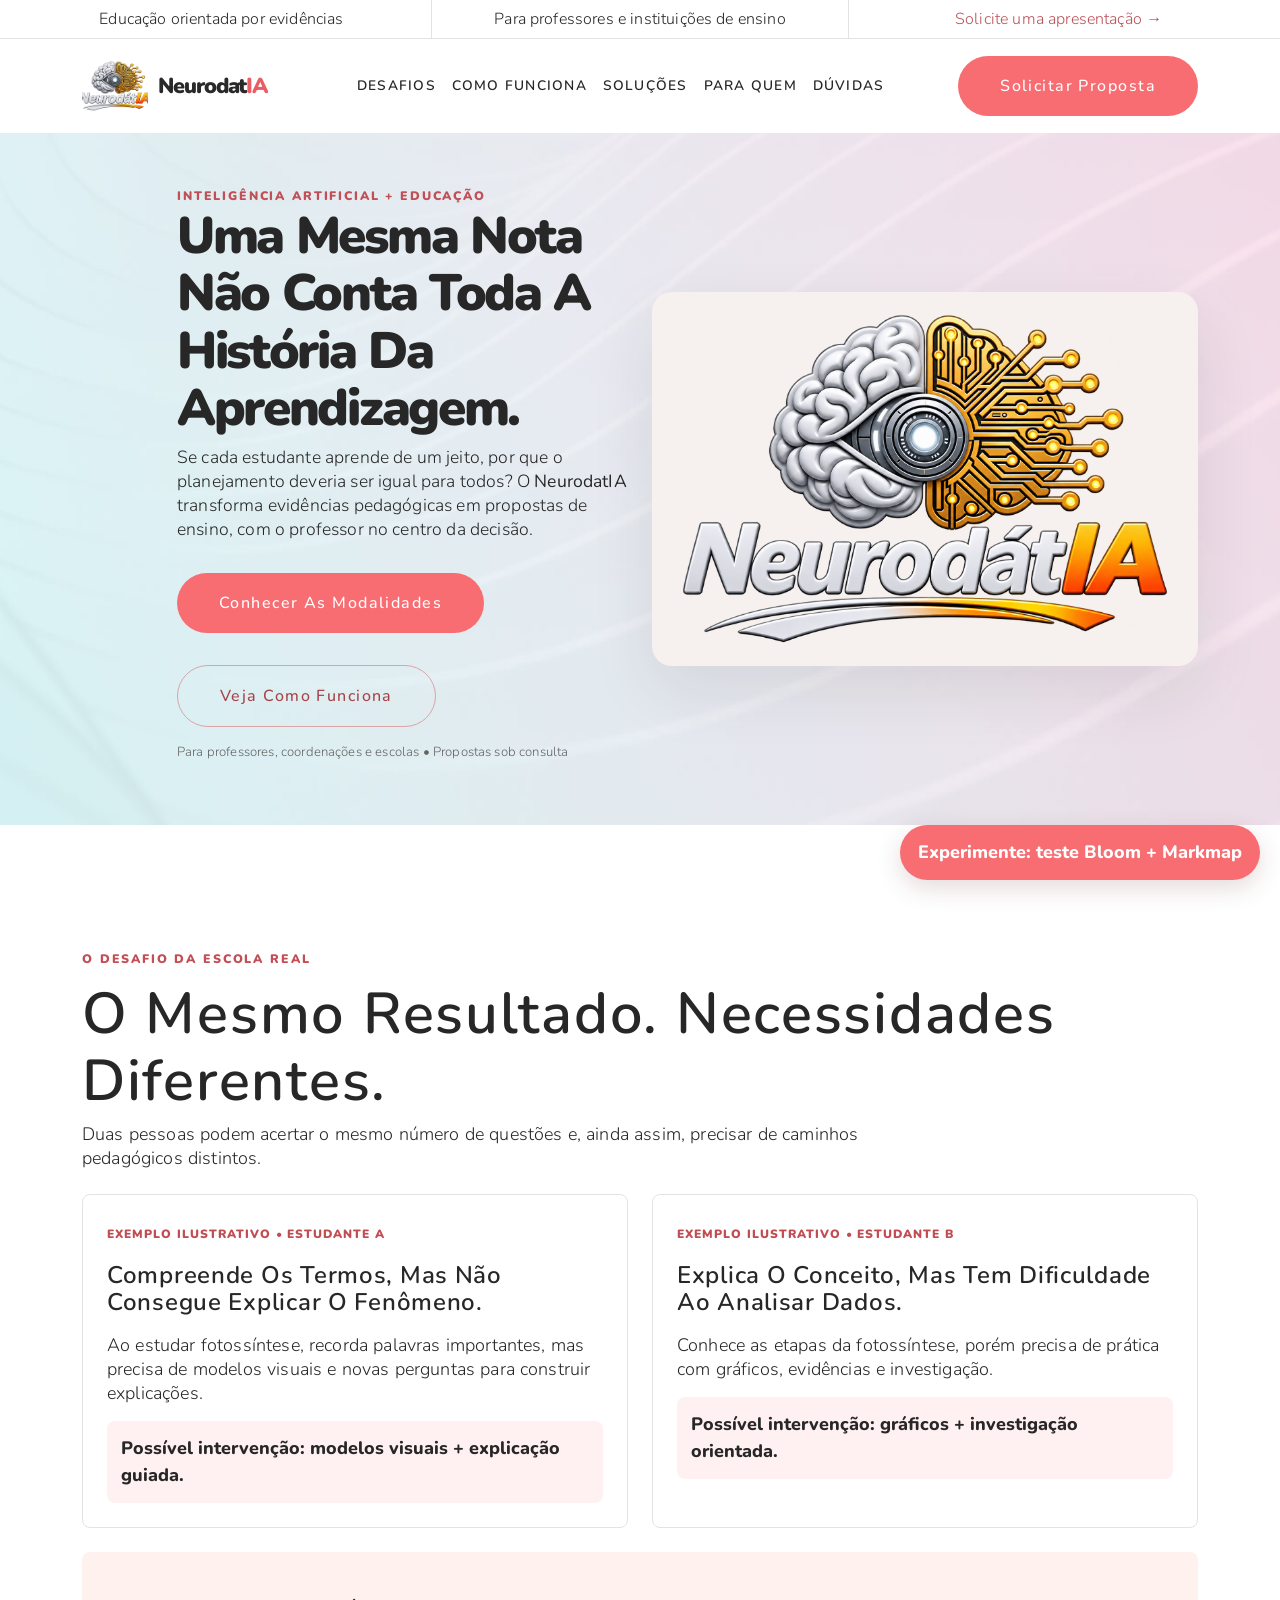
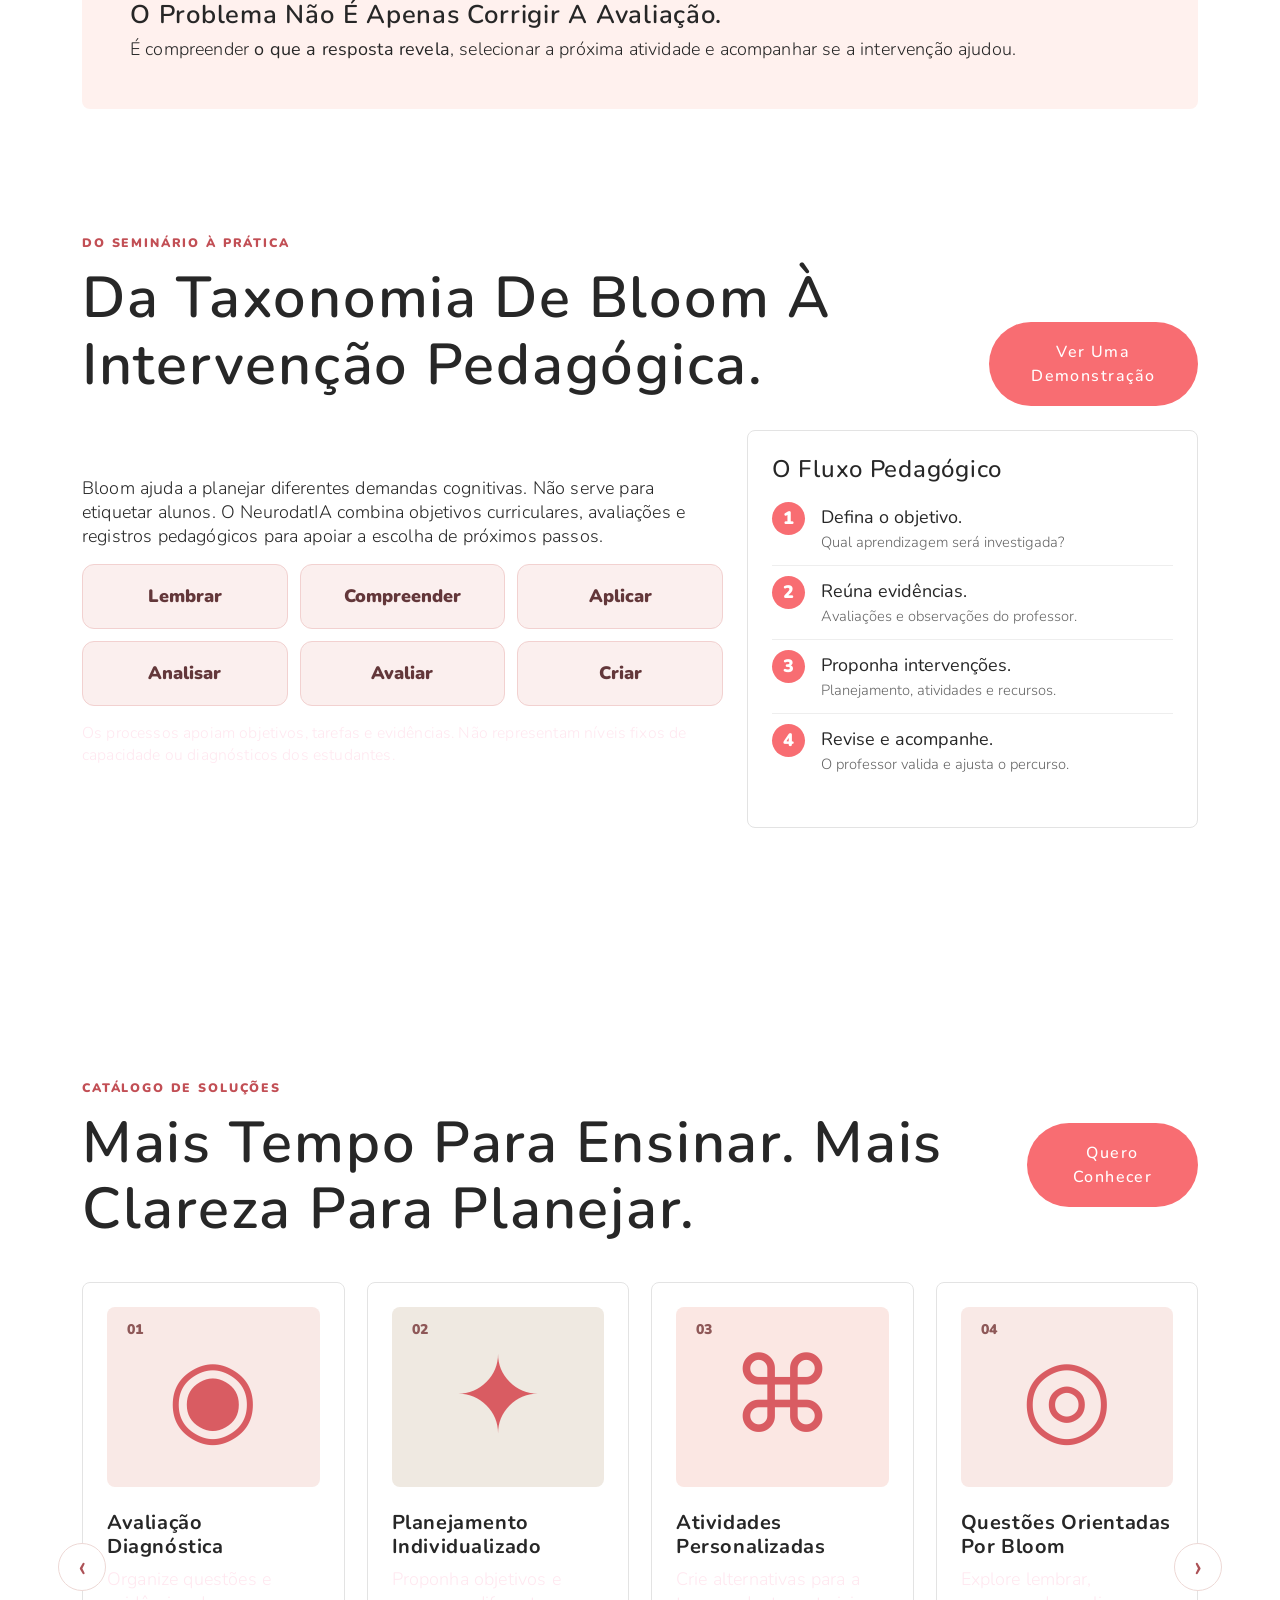
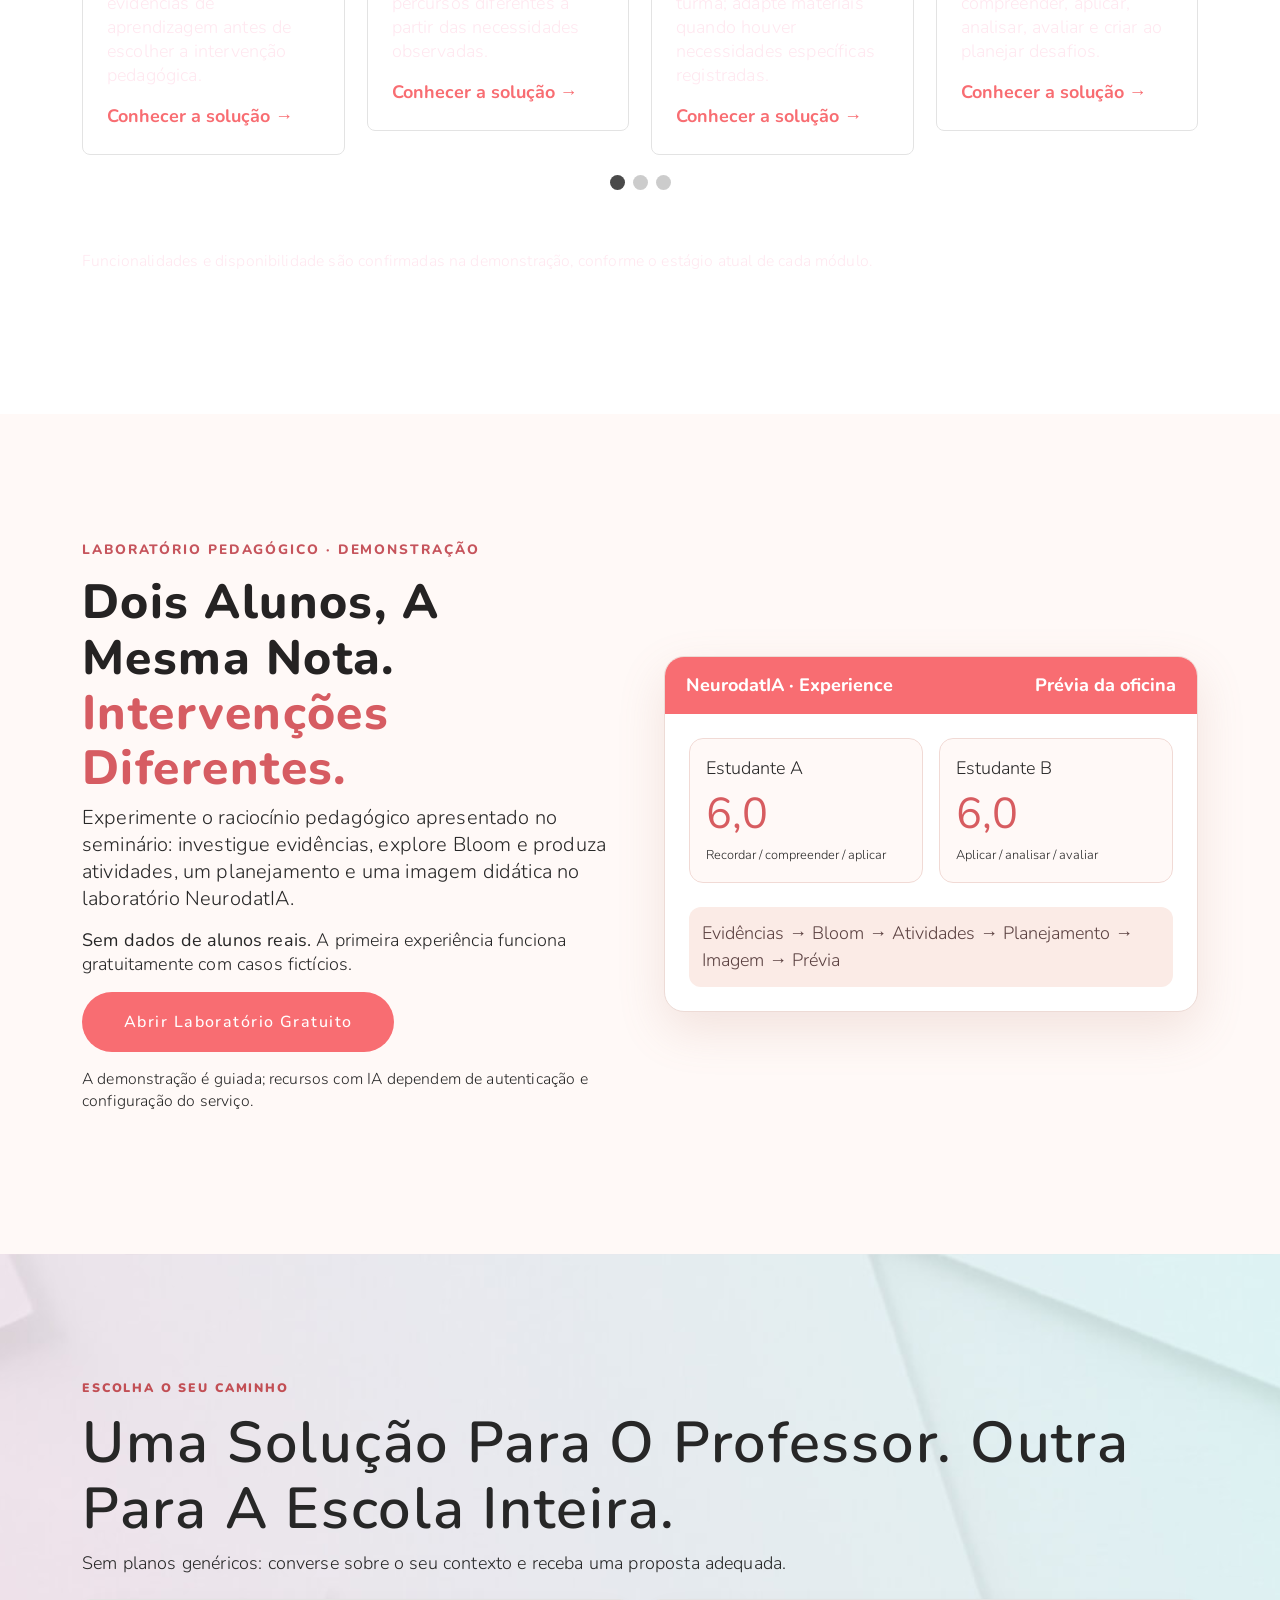
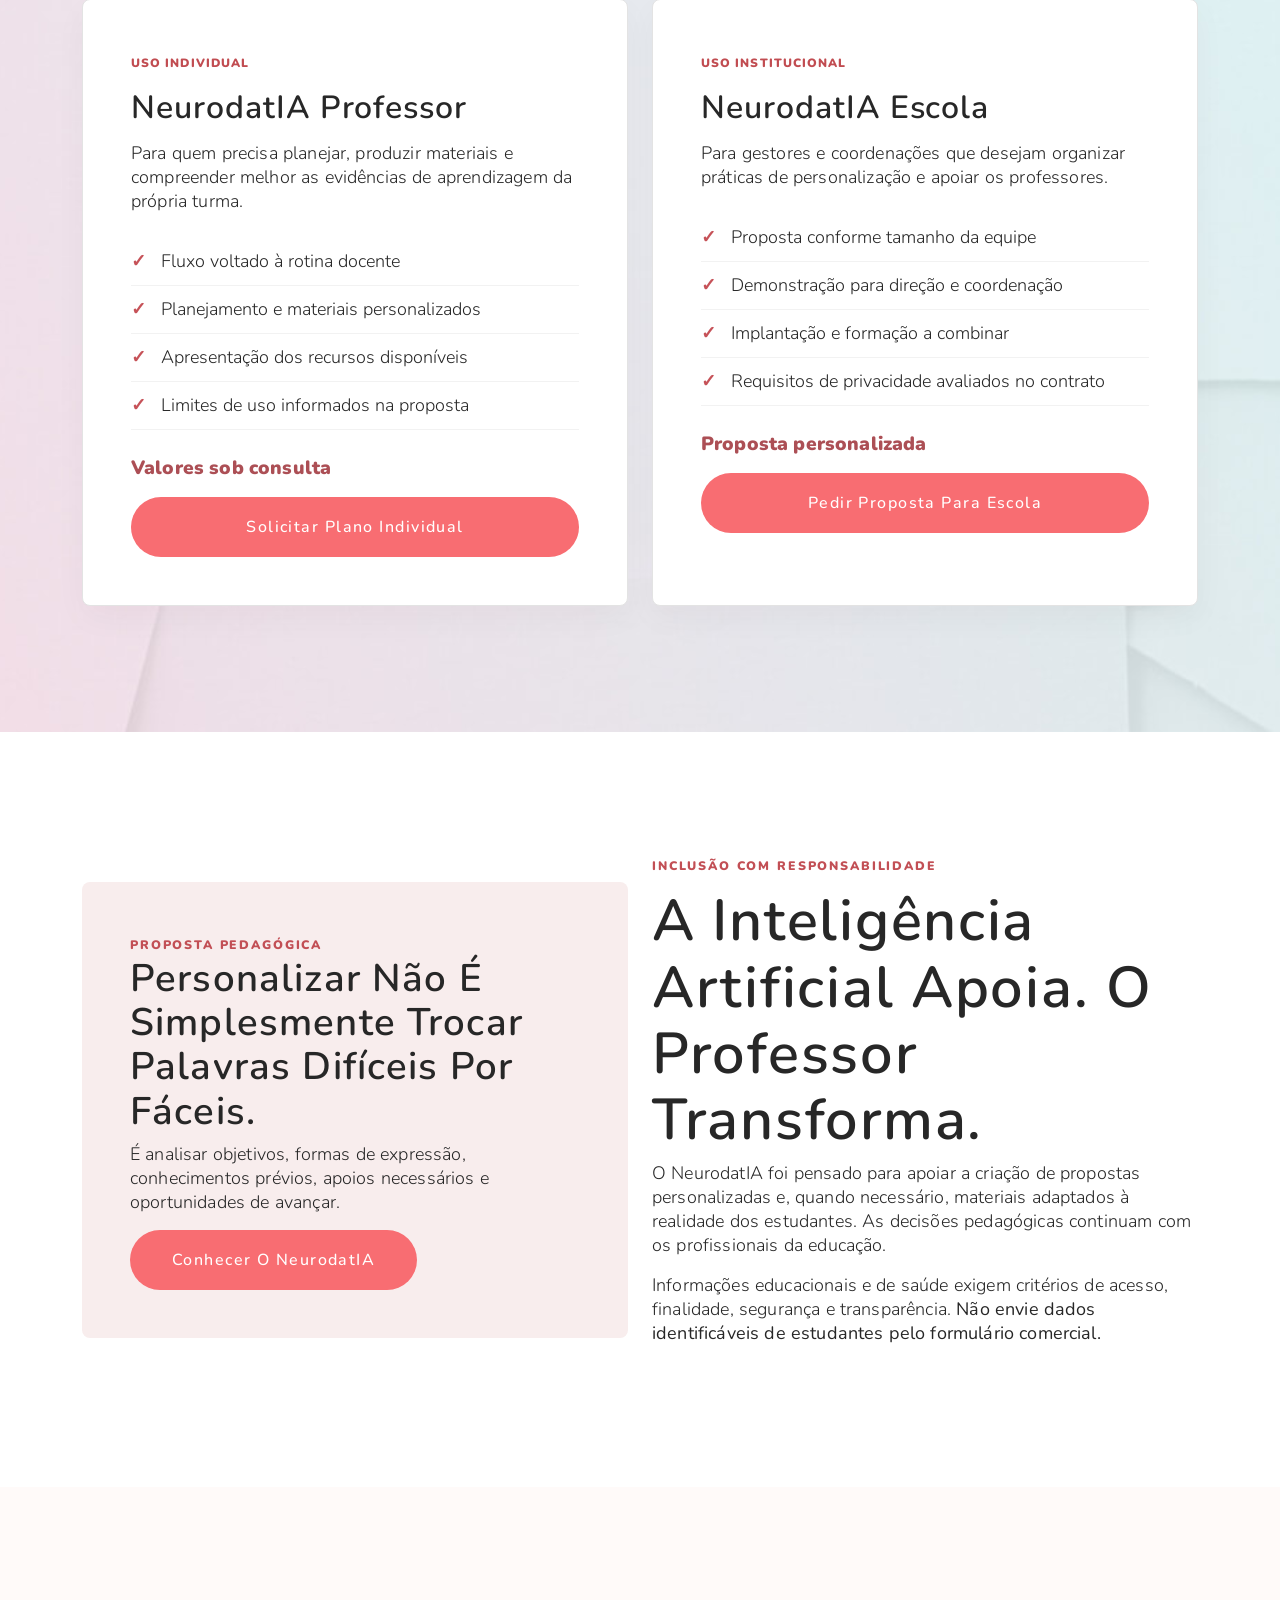
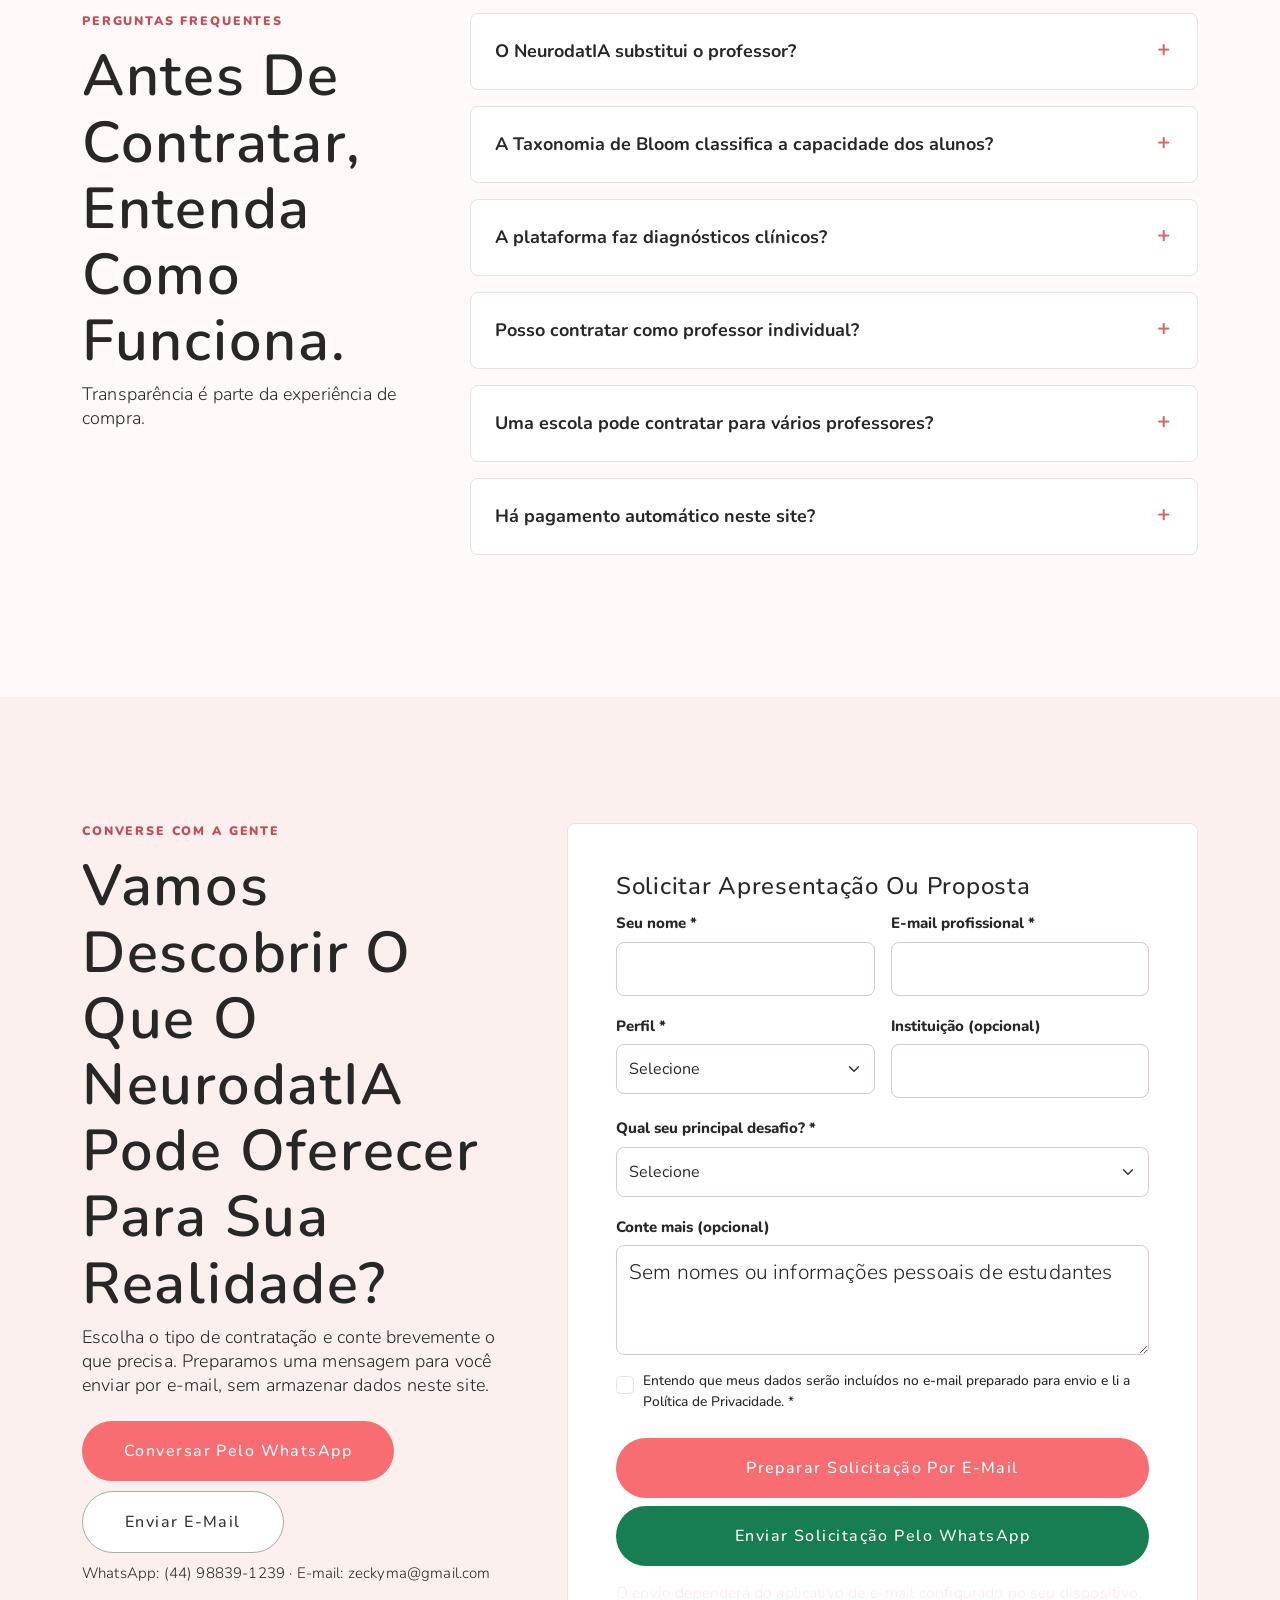
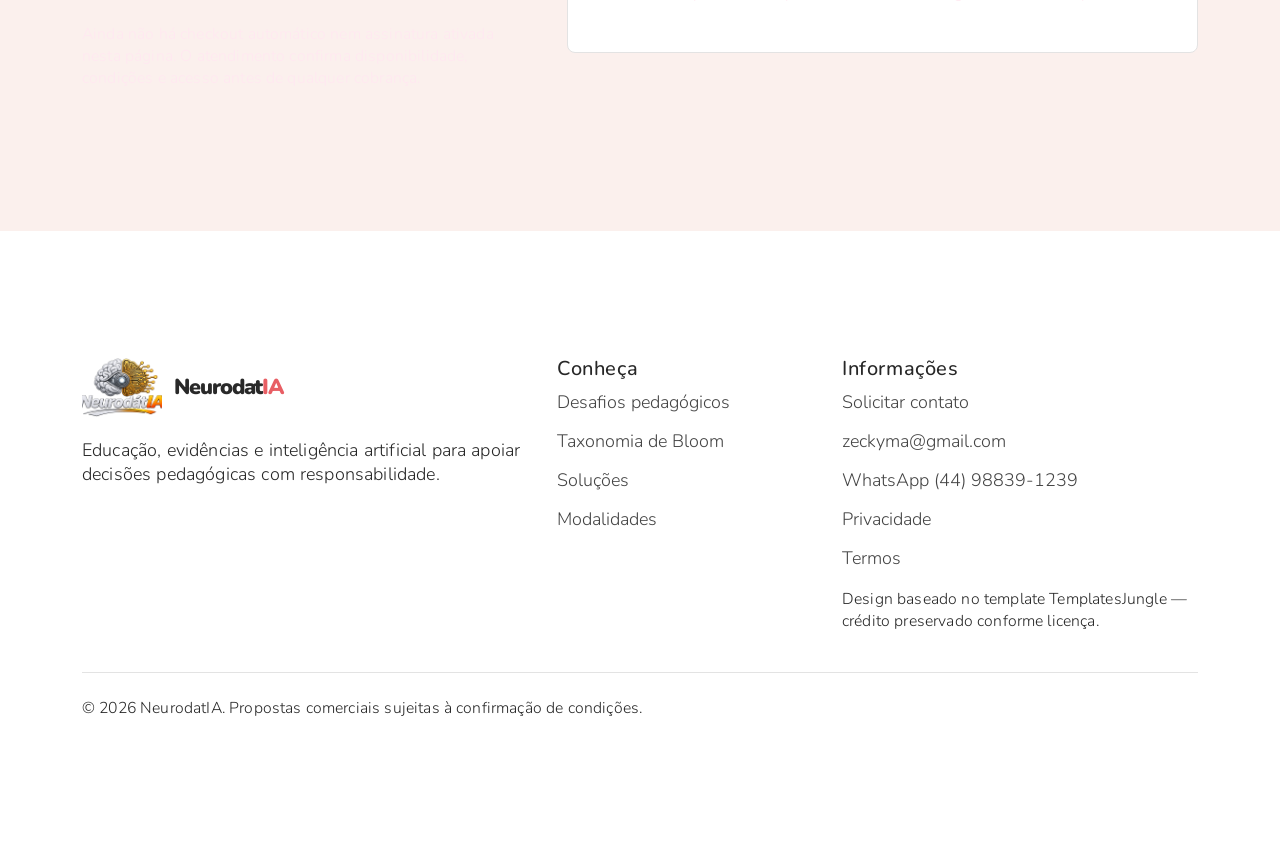
<file: index.html>
<!doctype html>
<html lang="pt-BR">
<head>
<meta charset="utf-8"><meta name="viewport" content="width=device-width, initial-scale=1">
<title>NeurodatIA | IA para professores, escolas e aprendizagem personalizada</title>
<meta name="description" content="Sua turma aprende de maneiras diferentes. Conheça o NeurodatIA: IA para apoiar avaliações diagnósticas, planejamento individualizado e atividades personalizadas. Solicite uma proposta para professores ou escolas.">
<meta name="robots" content="index,follow,max-image-preview:large"><meta name="theme-color" content="#f86d72">
<link rel="canonical" href="https://zeckascencio.github.io/sitevendaneurodatia/">
<link rel="icon" type="image/png" href="images/neurodatia-logo-transparente.png">
<meta property="og:type" content="website"><meta property="og:locale" content="pt_BR"><meta property="og:site_name" content="NeurodatIA"><meta property="og:title" content="NeurodatIA — Uma mesma nota não revela toda a aprendizagem"><meta property="og:description" content="Do diagnóstico à intervenção pedagógica. Conheça propostas para professores e escolas."><meta property="og:url" content="https://zeckascencio.github.io/sitevendaneurodatia/"><meta property="og:image" content="https://zeckascencio.github.io/sitevendaneurodatia/images/neurodatia-logo-transparente.png">
<meta name="twitter:card" content="summary_large_image">
<link rel="preconnect" href="https://fonts.googleapis.com"><link rel="preconnect" href="https://fonts.gstatic.com" crossorigin><link href="https://fonts.googleapis.com/css2?family=Nunito:wght@400;500;600;700;800;900&display=swap" rel="stylesheet">
<link href="https://cdn.jsdelivr.net/npm/bootstrap@5.3.3/dist/css/bootstrap.min.css" rel="stylesheet" crossorigin="anonymous">
<link rel="stylesheet" href="https://cdn.jsdelivr.net/npm/swiper@9/swiper-bundle.min.css"><link rel="stylesheet" href="style.css"><link rel="stylesheet" href="neurodatia.css">
<script type="application/ld+json">{"@context": "https://schema.org", "@type": "SoftwareApplication", "name": "NeurodatIA", "applicationCategory": "EducationalApplication", "operatingSystem": "Web", "description": "Plataforma educacional de apoio ao planejamento individualizado, avaliações diagnósticas e atividades personalizadas com mediação docente.", "url": "https://zeckascencio.github.io/sitevendaneurodatia/", "inLanguage": "pt-BR", "image": "https://zeckascencio.github.io/sitevendaneurodatia/images/neurodatia-logo-transparente.png"}</script>
<link rel="stylesheet" href="experience-home.css">
<style>.contact-direct{display:flex;flex-wrap:wrap;align-items:center;gap:10px;margin:24px 0}.contact-details{width:100%;font-size:.94rem}.contact-secondary{background:#fff!important;color:#34343a!important;border:1px solid #aaa!important}.contact-whatsapp{background:#177d53!important;color:white!important}</style></head><body>
<svg style="display: none;" xmlns="http://www.w3.org/2000/svg">
<symbol id="search" viewbox="0 0 24 24" xmlns="http://www.w3.org/2000/symbolsvg">
<path clip-rule="evenodd" d="M11.5 2.75a8.75 8.75 0 1 0 0 17.5a8.75 8.75 0 0 0 0-17.5M1.25 11.5c0-5.66 4.59-10.25 10.25-10.25S21.75 5.84 21.75 11.5c0 2.56-.939 4.902-2.491 6.698l3.271 3.272a.75.75 0 1 1-1.06 1.06l-3.272-3.271A10.21 10.21 0 0 1 11.5 21.75c-5.66 0-10.25-4.59-10.25-10.25" fill="currentColor" fill-rule="evenodd"></path>
</symbol>
<symbol id="user" viewbox="0 0 24 24" xmlns="http://www.w3.org/2000/svg">
<path clip-rule="evenodd" d="M12 1.25a4.75 4.75 0 1 0 0 9.5a4.75 4.75 0 0 0 0-9.5M8.75 6a3.25 3.25 0 1 1 6.5 0a3.25 3.25 0 0 1-6.5 0M12 12.25c-2.313 0-4.445.526-6.024 1.414C4.42 14.54 3.25 15.866 3.25 17.5v.102c-.001 1.162-.002 2.62 1.277 3.662c.629.512 1.51.877 2.7 1.117c1.192.242 2.747.369 4.773.369s3.58-.127 4.774-.369c1.19-.24 2.07-.605 2.7-1.117c1.279-1.042 1.277-2.5 1.276-3.662V17.5c0-1.634-1.17-2.96-2.725-3.836c-1.58-.888-3.711-1.414-6.025-1.414M4.75 17.5c0-.851.622-1.775 1.961-2.528c1.316-.74 3.184-1.222 5.29-1.222c2.104 0 3.972.482 5.288 1.222c1.34.753 1.961 1.677 1.961 2.528c0 1.308-.04 2.044-.724 2.6c-.37.302-.99.597-2.05.811c-1.057.214-2.502.339-4.476.339c-1.974 0-3.42-.125-4.476-.339c-1.06-.214-1.68-.509-2.05-.81c-.684-.557-.724-1.293-.724-2.601" fill="currentColor" fill-rule="evenodd"></path>
</symbol>
<symbol id="heart" viewbox="0 0 24 24" xmlns="http://www.w3.org/2000/svg">
<path clip-rule="evenodd" d="M5.624 4.424C3.965 5.182 2.75 6.986 2.75 9.137c0 2.197.9 3.891 2.188 5.343c1.063 1.196 2.349 2.188 3.603 3.154c.298.23.594.459.885.688c.526.415.995.778 1.448 1.043c.452.264.816.385 1.126.385c.31 0 .674-.12 1.126-.385c.453-.265.922-.628 1.448-1.043c.29-.23.587-.458.885-.687c1.254-.968 2.54-1.959 3.603-3.155c1.289-1.452 2.188-3.146 2.188-5.343c0-2.15-1.215-3.955-2.874-4.713c-1.612-.737-3.778-.542-5.836 1.597a.75.75 0 0 1-1.08 0C9.402 3.882 7.236 3.687 5.624 4.424M12 4.46C9.688 2.39 7.099 2.1 5 3.059C2.786 4.074 1.25 6.426 1.25 9.138c0 2.665 1.11 4.699 2.567 6.339c1.166 1.313 2.593 2.412 3.854 3.382c.286.22.563.434.826.642c.513.404 1.063.834 1.62 1.16c.557.325 1.193.59 1.883.59s1.326-.265 1.883-.59c.558-.326 1.107-.756 1.62-1.16a78.6 78.6 0 0 1 .826-.642c1.26-.97 2.688-2.07 3.854-3.382c1.457-1.64 2.567-3.674 2.567-6.339c0-2.712-1.535-5.064-3.75-6.077c-2.099-.96-4.688-.67-7 1.399" fill="currentColor" fill-rule="evenodd"></path>
</symbol>
<symbol id="cart" viewbox="0 0 24 24" xmlns="http://www.w3.org/2000/svg">
<path clip-rule="evenodd" d="M2.249 2.292a.75.75 0 1 0-.498 1.416l.262.091c.667.235 1.106.39 1.429.549c.303.149.437.27.525.398c.09.132.16.314.2.677c.04.38.041.875.041 1.615V9.76c0 1.453.014 2.5.151 3.3c.146.854.438 1.466.985 2.042c.594.627 1.346.9 2.243 1.026c.858.122 1.948.122 3.293.122h5.406c.742 0 1.366 0 1.87-.062c.537-.065 1.025-.209 1.452-.556c.426-.348.665-.797.837-1.309c.163-.482.289-1.093.439-1.82l.508-2.469l.002-.005l.01-.052c.165-.825.303-1.519.338-2.077c.036-.586-.031-1.164-.413-1.66c-.235-.306-.565-.479-.866-.584a4.617 4.617 0 0 0-1.002-.21c-.687-.076-1.522-.076-2.34-.076H5.667a5.932 5.932 0 0 0-.01-.108c-.054-.497-.17-.95-.453-1.362c-.284-.416-.662-.682-1.102-.899c-.412-.202-.936-.386-1.553-.603zm3.46 4.578h11.38c.856 0 1.61.001 2.205.067c.296.034.517.08.672.134a.56.56 0 0 1 .176.086c.062.082.128.23.102.651c-.027.444-.143 1.036-.321 1.926v.002l-.5 2.42c-.16.783-.27 1.303-.399 1.688c-.123.366-.239.523-.364.625c-.125.102-.303.184-.685.23c-.404.05-.935.051-1.734.051h-5.303c-1.417 0-2.4-.002-3.14-.107c-.716-.101-1.093-.285-1.366-.573c-.32-.338-.493-.668-.595-1.263c-.11-.65-.129-1.558-.129-3.047zM7.5 21.75a2.25 2.25 0 1 1 0-4.5a2.25 2.25 0 0 1 0 4.5m-.75-2.25a.75.75 0 1 0 1.5 0a.75.75 0 0 0-1.5 0m9.75 2.25a2.25 2.25 0 1 1 0-4.5a2.25 2.25 0 0 1 0 4.5m-.75-2.25a.75.75 0 1 0 1.5 0a.75.75 0 0 0-1.5 0" fill="currentColor" fill-rule="evenodd"></path>
</symbol>
<symbol id="alt-arrow-right-outline" viewbox="0 0 24 24" xmlns="http://www.w3.org/2000/svg">
<path clip-rule="evenodd" d="M8.512 4.43a.75.75 0 0 1 1.057.082l6 7a.75.75 0 0 1 0 .976l-6 7a.75.75 0 0 1-1.138-.976L14.012 12L8.431 5.488a.75.75 0 0 1 .08-1.057" fill="currentColor" fill-rule="evenodd"></path>
</symbol>
<symbol id="alt-arrow-left-outline" viewbox="0 0 24 24" xmlns="http://www.w3.org/2000/svg">
<path clip-rule="evenodd" d="M15.488 4.43a.75.75 0 0 1 .081 1.058L9.988 12l5.581 6.512a.75.75 0 1 1-1.138.976l-6-7a.75.75 0 0 1 0-.976l6-7a.75.75 0 0 1 1.057-.081" fill="currentColor" fill-rule="evenodd"></path>
</symbol>
<symbol id="cart-outline" viewbox="0 0 16 16" xmlns="http://www.w3.org/2000/svg">
<path d="M0 1.5A.5.5 0 0 1 .5 1H2a.5.5 0 0 1 .485.379L2.89 3H14.5a.5.5 0 0 1 .49.598l-1 5a.5.5 0 0 1-.465.401l-9.397.472L4.415 11H13a.5.5 0 0 1 0 1H4a.5.5 0 0 1-.491-.408L2.01 3.607 1.61 2H.5a.5.5 0 0 1-.5-.5zM3.102 4l.84 4.479 9.144-.459L13.89 4H3.102zM5 12a2 2 0 1 0 0 4 2 2 0 0 0 0-4zm7 0a2 2 0 1 0 0 4 2 2 0 0 0 0-4zm-7 1a1 1 0 1 1 0 2 1 1 0 0 1 0-2zm7 0a1 1 0 1 1 0 2 1 1 0 0 1 0-2z"></path>
</symbol>
<symbol id="quality" viewbox="0 0 16 16" xmlns="http://www.w3.org/2000/svg">
<path d="M9.669.864 8 0 6.331.864l-1.858.282-.842 1.68-1.337 1.32L2.6 6l-.306 1.854 1.337 1.32.842 1.68 1.858.282L8 12l1.669-.864 1.858-.282.842-1.68 1.337-1.32L13.4 6l.306-1.854-1.337-1.32-.842-1.68L9.669.864zm1.196 1.193.684 1.365 1.086 1.072L12.387 6l.248 1.506-1.086 1.072-.684 1.365-1.51.229L8 10.874l-1.355-.702-1.51-.229-.684-1.365-1.086-1.072L3.614 6l-.25-1.506 1.087-1.072.684-1.365 1.51-.229L8 1.126l1.356.702 1.509.229z"></path>
<path d="M4 11.794V16l4-1 4 1v-4.206l-2.018.306L8 13.126 6.018 12.1 4 11.794z"></path>
</symbol>
<symbol id="price-tag" viewbox="0 0 16 16" xmlns="http://www.w3.org/2000/svg">
<path d="M6 4.5a1.5 1.5 0 1 1-3 0 1.5 1.5 0 0 1 3 0zm-1 0a.5.5 0 1 0-1 0 .5.5 0 0 0 1 0z"></path>
<path d="M2 1h4.586a1 1 0 0 1 .707.293l7 7a1 1 0 0 1 0 1.414l-4.586 4.586a1 1 0 0 1-1.414 0l-7-7A1 1 0 0 1 1 6.586V2a1 1 0 0 1 1-1zm0 5.586 7 7L13.586 9l-7-7H2v4.586z"></path>
</symbol>
<symbol id="shield-plus" viewbox="0 0 16 16" xmlns="http://www.w3.org/2000/svg">
<path d="M5.338 1.59a61.44 61.44 0 0 0-2.837.856.481.481 0 0 0-.328.39c-.554 4.157.726 7.19 2.253 9.188a10.725 10.725 0 0 0 2.287 2.233c.346.244.652.42.893.533.12.057.218.095.293.118a.55.55 0 0 0 .101.025.615.615 0 0 0 .1-.025c.076-.023.174-.061.294-.118.24-.113.547-.29.893-.533a10.726 10.726 0 0 0 2.287-2.233c1.527-1.997 2.807-5.031 2.253-9.188a.48.48 0 0 0-.328-.39c-.651-.213-1.75-.56-2.837-.855C9.552 1.29 8.531 1.067 8 1.067c-.53 0-1.552.223-2.662.524zM5.072.56C6.157.265 7.31 0 8 0s1.843.265 2.928.56c1.11.3 2.229.655 2.887.87a1.54 1.54 0 0 1 1.044 1.262c.596 4.477-.787 7.795-2.465 9.99a11.775 11.775 0 0 1-2.517 2.453 7.159 7.159 0 0 1-1.048.625c-.28.132-.581.24-.829.24s-.548-.108-.829-.24a7.158 7.158 0 0 1-1.048-.625 11.777 11.777 0 0 1-2.517-2.453C1.928 10.487.545 7.169 1.141 2.692A1.54 1.54 0 0 1 2.185 1.43 62.456 62.456 0 0 1 5.072.56z"></path>
<path d="M8 4.5a.5.5 0 0 1 .5.5v1.5H10a.5.5 0 0 1 0 1H8.5V9a.5.5 0 0 1-1 0V7.5H6a.5.5 0 0 1 0-1h1.5V5a.5.5 0 0 1 .5-.5z"></path>
</symbol>
<symbol id="star-fill" viewbox="0 0 24 24" xmlns="http://www.w3.org/2000/svg">
<path d="M9.153 5.408C10.42 3.136 11.053 2 12 2c.947 0 1.58 1.136 2.847 3.408l.328.588c.36.646.54.969.82 1.182c.28.213.63.292 1.33.45l.636.144c2.46.557 3.689.835 3.982 1.776c.292.94-.546 1.921-2.223 3.882l-.434.507c-.476.557-.715.836-.822 1.18c-.107.345-.071.717.001 1.46l.066.677c.253 2.617.38 3.925-.386 4.506c-.766.582-1.918.051-4.22-1.009l-.597-.274c-.654-.302-.981-.452-1.328-.452c-.347 0-.674.15-1.328.452l-.596.274c-2.303 1.06-3.455 1.59-4.22 1.01c-.767-.582-.64-1.89-.387-4.507l.066-.676c.072-.744.108-1.116 0-1.46c-.106-.345-.345-.624-.821-1.18l-.434-.508c-1.677-1.96-2.515-2.941-2.223-3.882c.293-.941 1.523-1.22 3.983-1.776l.636-.144c.699-.158 1.048-.237 1.329-.45c.28-.213.46-.536.82-1.182z" fill="currentColor"></path>
</symbol>
<symbol id="star-empty" viewbox="0 0 16 16" xmlns="http://www.w3.org/2000/svg">
<path d="M2.866 14.85c-.078.444.36.791.746.593l4.39-2.256 4.389 2.256c.386.198.824-.149.746-.592l-.83-4.73 3.522-3.356c.33-.314.16-.888-.282-.95l-4.898-.696L8.465.792a.513.513 0 0 0-.927 0L5.354 5.12l-4.898.696c-.441.062-.612.636-.283.95l3.523 3.356-.83 4.73zm4.905-2.767-3.686 1.894.694-3.957a.565.565 0 0 0-.163-.505L1.71 6.745l4.052-.576a.525.525 0 0 0 .393-.288L8 2.223l1.847 3.658a.525.525 0 0 0 .393.288l4.052.575-2.906 2.77a.565.565 0 0 0-.163.506l.694 3.957-3.686-1.894a.503.503 0 0 0-.461 0z"></path>
</symbol>
<symbol id="star-half" viewbox="0 0 16 16" xmlns="http://www.w3.org/2000/svg">
<path d="M5.354 5.119 7.538.792A.516.516 0 0 1 8 .5c.183 0 .366.097.465.292l2.184 4.327 4.898.696A.537.537 0 0 1 16 6.32a.548.548 0 0 1-.17.445l-3.523 3.356.83 4.73c.078.443-.36.79-.746.592L8 13.187l-4.389 2.256a.52.52 0 0 1-.146.05c-.342.06-.668-.254-.6-.642l.83-4.73L.173 6.765a.55.55 0 0 1-.172-.403.58.58 0 0 1 .085-.302.513.513 0 0 1 .37-.245l4.898-.696zM8 12.027a.5.5 0 0 1 .232.056l3.686 1.894-.694-3.957a.565.565 0 0 1 .162-.505l2.907-2.77-4.052-.576a.525.525 0 0 1-.393-.288L8.001 2.223 8 2.226v9.8z"></path>
</symbol>
<symbol id="quote" viewbox="0 0 24 24" xmlns="http://www.w3.org/2000/svg">
<path d="m15 17l2-4h-4V6h7v7l-2 4h-3Zm-9 0l2-4H4V6h7v7l-2 4H6Z" fill="currentColor"></path>
</symbol>
<symbol id="facebook" viewbox="0 0 24 24" xmlns="http://www.w3.org/2000/svg">
<path d="M9.198 21.5h4v-8.01h3.604l.396-3.98h-4V7.5a1 1 0 0 1 1-1h3v-4h-3a5 5 0 0 0-5 5v2.01h-2l-.396 3.98h2.396v8.01Z" fill="currentColor"></path>
</symbol>
<symbol id="youtube" viewbox="0 0 32 32" xmlns="http://www.w3.org/2000/svg">
<path d="M29.41 9.26a3.5 3.5 0 0 0-2.47-2.47C24.76 6.2 16 6.2 16 6.2s-8.76 0-10.94.59a3.5 3.5 0 0 0-2.47 2.47A36.13 36.13 0 0 0 2 16a36.13 36.13 0 0 0 .59 6.74a3.5 3.5 0 0 0 2.47 2.47c2.18.59 10.94.59 10.94.59s8.76 0 10.94-.59a3.5 3.5 0 0 0 2.47-2.47A36.13 36.13 0 0 0 30 16a36.13 36.13 0 0 0-.59-6.74ZM13.2 20.2v-8.4l7.27 4.2Z" fill="currentColor"></path>
</symbol>
<symbol id="twitter" viewbox="0 0 256 256" xmlns="http://www.w3.org/2000/svg">
<path d="m245.66 77.66l-29.9 29.9C209.72 177.58 150.67 232 80 232c-14.52 0-26.49-2.3-35.58-6.84c-7.33-3.67-10.33-7.6-11.08-8.72a8 8 0 0 1 3.85-11.93c.26-.1 24.24-9.31 39.47-26.84a110.93 110.93 0 0 1-21.88-24.2c-12.4-18.41-26.28-50.39-22-98.18a8 8 0 0 1 13.65-4.92c.35.35 33.28 33.1 73.54 43.72V88a47.87 47.87 0 0 1 14.36-34.3A46.87 46.87 0 0 1 168.1 40a48.66 48.66 0 0 1 41.47 24H240a8 8 0 0 1 5.66 13.66Z" fill="currentColor"></path>
</symbol>
<symbol id="instagram" viewbox="0 0 256 256" xmlns="http://www.w3.org/2000/svg">
<path d="M128 80a48 48 0 1 0 48 48a48.05 48.05 0 0 0-48-48Zm0 80a32 32 0 1 1 32-32a32 32 0 0 1-32 32Zm48-136H80a56.06 56.06 0 0 0-56 56v96a56.06 56.06 0 0 0 56 56h96a56.06 56.06 0 0 0 56-56V80a56.06 56.06 0 0 0-56-56Zm40 152a40 40 0 0 1-40 40H80a40 40 0 0 1-40-40V80a40 40 0 0 1 40-40h96a40 40 0 0 1 40 40ZM192 76a12 12 0 1 1-12-12a12 12 0 0 1 12 12Z" fill="currentColor"></path>
</symbol>
<symbol id="linkedin" viewbox="0 0 24 24" xmlns="http://www.w3.org/2000/svg">
<path d="M6.94 5a2 2 0 1 1-4-.002a2 2 0 0 1 4 .002zM7 8.48H3V21h4V8.48zm6.32 0H9.34V21h3.94v-6.57c0-3.66 4.77-4 4.77 0V21H22v-7.93c0-6.17-7.06-5.94-8.72-2.91l.04-1.68z" fill="currentColor"></path>
</symbol>
<symbol id="nav-icon" viewbox="0 0 16 16" xmlns="http://www.w3.org/2000/svg">
<path d="M14 10.5a.5.5 0 0 0-.5-.5h-3a.5.5 0 0 0 0 1h3a.5.5 0 0 0 .5-.5zm0-3a.5.5 0 0 0-.5-.5h-7a.5.5 0 0 0 0 1h7a.5.5 0 0 0 .5-.5zm0-3a.5.5 0 0 0-.5-.5h-11a.5.5 0 0 0 0 1h11a.5.5 0 0 0 .5-.5z"></path>
</symbol>
<symbol id="close" viewbox="0 0 16 16" xmlns="http://www.w3.org/2000/svg">
<path d="M2.146 2.854a.5.5 0 1 1 .708-.708L8 7.293l5.146-5.147a.5.5 0 0 1 .708.708L8.707 8l5.147 5.146a.5.5 0 0 1-.708.708L8 8.707l-5.146 5.147a.5.5 0 0 1-.708-.708L7.293 8 2.146 2.854Z"></path>
</symbol>
<symbol id="navbar-icon" viewbox="0 0 16 16" xmlns="http://www.w3.org/2000/svg">
<path d="M14 10.5a.5.5 0 0 0-.5-.5h-3a.5.5 0 0 0 0 1h3a.5.5 0 0 0 .5-.5zm0-3a.5.5 0 0 0-.5-.5h-7a.5.5 0 0 0 0 1h7a.5.5 0 0 0 .5-.5zm0-3a.5.5 0 0 0-.5-.5h-11a.5.5 0 0 0 0 1h11a.5.5 0 0 0 .5-.5z"></path>
</symbol>
</svg>
<a class="skip-link" href="#conteudo">Pular para o conteúdo</a>
<header id="header" class="site-header">
<div class="top-info border-bottom d-none d-md-block"><div class="container-fluid"><div class="row g-0"><div class="col-md-4"><p class="fs-6 my-2 text-center">Educação orientada por evidências</p></div><div class="col-md-4 border-start border-end"><p class="fs-6 my-2 text-center">Para professores e instituições de ensino</p></div><div class="col-md-4"><p class="fs-6 my-2 text-center"><a href="#contato">Solicite uma apresentação <span aria-hidden="true">→</span></a></p></div></div></div></div>
<nav class="navbar navbar-expand-lg py-3" id="header-nav" aria-label="Navegação principal"><div class="container">
<a class="navbar-brand" href="#inicio" aria-label="NeurodatIA, início"><img class="logo brand-logo" src="images/neurodatia-logo-transparente.png" alt="NeurodatIA — cérebro e circuitos" width="154" height="112"><span class="brand-text">Neurodat<span>IA</span></span></a>
<button class="navbar-toggler p-2" type="button" data-bs-toggle="collapse" data-bs-target="#mainNav" aria-controls="mainNav" aria-expanded="false" aria-label="Abrir menu"><span class="navbar-toggler-icon"></span></button>
<div class="collapse navbar-collapse" id="mainNav"><ul class="navbar-nav mx-auto text-uppercase align-items-lg-center" id="navbar"><li class="nav-item"><a class="nav-link" href="#desafios">Desafios</a></li><li class="nav-item"><a class="nav-link" href="#metodo">Como funciona</a></li><li class="nav-item"><a class="nav-link" href="#solucoes">Soluções</a></li><li class="nav-item"><a class="nav-link" href="#planos">Para quem</a></li><li class="nav-item"><a class="nav-link" href="#faq">Dúvidas</a></li></ul><a class="btn btn-sm header-action" href="#contato">Solicitar proposta</a></div></div></nav></header>
<main id="conteudo">
<section id="inicio" class="position-relative d-flex align-items-center py-5 bg-light-gray bookly-billboard" style="background-image:url(images/banner-image-bg.jpg);background-size:cover;background-position:center"><div class="container"><div class="row d-flex flex-column-reverse flex-md-row align-items-center"><div class="col-md-6 col-lg-5 offset-lg-1 mt-5 mt-md-0 text-center text-md-start"><div class="banner-content"><span class="eyebrow">INTELIGÊNCIA ARTIFICIAL + EDUCAÇÃO</span><h1>Uma mesma nota não conta toda a história da aprendizagem.</h1><p>Se cada estudante aprende de um jeito, por que o planejamento deveria ser igual para todos? O <strong>NeurodatIA</strong> transforma evidências pedagógicas em propostas de ensino, com o professor no centro da decisão.</p><div class="hero-actions d-flex flex-wrap gap-3 justify-content-center justify-content-md-start"><a class="btn mt-3" href="#planos">Conhecer as modalidades</a><a class="btn btn-outline-bookly mt-3" href="#metodo">Veja como funciona</a></div><p class="microcopy mt-3">Para professores, coordenações e escolas • Propostas sob consulta</p></div></div><div class="col-md-6 text-center"><div class="image-holder hero-logo-frame"><img class="img-fluid hero-logo" src="images/neurodatia-logo-transparente.png" alt="Identidade visual oficial do NeurodatIA: cérebro humano e circuitos eletrônicos" width="700" height="510" fetchpriority="high"></div></div></div></div></section>
<section id="desafios" class="padding-large pb-0"><div class="container"><div class="section-title mb-4"><p class="eyebrow">O DESAFIO DA ESCOLA REAL</p><h2>O mesmo resultado. Necessidades diferentes.</h2><p class="lead-measure">Duas pessoas podem acertar o mesmo número de questões e, ainda assim, precisar de caminhos pedagógicos distintos.</p></div><div class="row g-4"><div class="col-lg-6"><article class="case-card border rounded-3 p-4 h-100"><span class="case-marker">EXEMPLO ILUSTRATIVO • ESTUDANTE A</span><h3>Compreende os termos, mas não consegue explicar o fenômeno.</h3><p>Ao estudar fotossíntese, recorda palavras importantes, mas precisa de modelos visuais e novas perguntas para construir explicações.</p><div class="case-outcome">Possível intervenção: modelos visuais + explicação guiada.</div></article></div><div class="col-lg-6"><article class="case-card border rounded-3 p-4 h-100"><span class="case-marker">EXEMPLO ILUSTRATIVO • ESTUDANTE B</span><h3>Explica o conceito, mas tem dificuldade ao analisar dados.</h3><p>Conhece as etapas da fotossíntese, porém precisa de prática com gráficos, evidências e investigação.</p><div class="case-outcome">Possível intervenção: gráficos + investigação orientada.</div></article></div></div><div class="challenge-punchline rounded-3 p-4 p-md-5 mt-4"><h3>O problema não é apenas corrigir a avaliação.</h3><p class="mb-0">É compreender <strong>o que a resposta revela</strong>, selecionar a próxima atividade e acompanhar se a intervenção ajudou.</p></div></div></section>
<section id="metodo" class="padding-large"><div class="container"><div class="section-title d-md-flex align-items-end justify-content-between gap-3 mb-4"><div><p class="eyebrow">DO SEMINÁRIO À PRÁTICA</p><h2>Da Taxonomia de Bloom à intervenção pedagógica.</h2></div><a class="btn" href="#contato">Ver uma demonstração</a></div><div class="row g-4 align-items-center"><div class="col-lg-7"><p class="section-intro">Bloom ajuda a planejar diferentes demandas cognitivas. Não serve para etiquetar alunos. O NeurodatIA combina objetivos curriculares, avaliações e registros pedagógicos para apoiar a escolha de próximos passos.</p><div class="bloom-grid" aria-label="Seis processos cognitivos da Taxonomia de Bloom"><div>Lembrar</div><div>Compreender</div><div>Aplicar</div><div>Analisar</div><div>Avaliar</div><div>Criar</div></div><p class="small text-secondary mt-3">Os processos apoiam objetivos, tarefas e evidências. Não representam níveis fixos de capacidade ou diagnósticos dos estudantes.</p></div><div class="col-lg-5"><div class="method-panel p-4 rounded-3 border"><h3 class="h4">O fluxo pedagógico</h3><ol class="method-list"><li><strong>Defina o objetivo.</strong><span>Qual aprendizagem será investigada?</span></li><li><strong>Reúna evidências.</strong><span>Avaliações e observações do professor.</span></li><li><strong>Proponha intervenções.</strong><span>Planejamento, atividades e recursos.</span></li><li><strong>Revise e acompanhe.</strong><span>O professor valida e ajusta o percurso.</span></li></ol></div></div></div></div></section>
<section id="solucoes" class="position-relative padding-large solution-section"><div class="container"><div class="section-title d-md-flex justify-content-between align-items-center mb-4"><div><p class="eyebrow">CATÁLOGO DE SOLUÇÕES</p><h2>Mais tempo para ensinar. Mais clareza para planejar.</h2></div><a class="btn" href="#contato">Quero conhecer</a></div><div class="position-relative"><div class="swiper product-swiper solution-swiper"><div class="swiper-wrapper"><article class="swiper-slide"><div class="card position-relative p-4 border rounded-3 h-100 feature-card"><div class="feature-art art-1"><span class="art-number">01</span><span class="art-glyph" aria-hidden="true">◉</span></div><h3 class="h5 mt-4 mb-2 fw-bold">Avaliação diagnóstica</h3><p class="text-secondary mb-3">Organize questões e evidências de aprendizagem antes de escolher a intervenção pedagógica.</p><a class="text-primary fw-bold mt-auto" href="#contato">Conhecer a solução <span aria-hidden="true">→</span></a></div></article><article class="swiper-slide"><div class="card position-relative p-4 border rounded-3 h-100 feature-card"><div class="feature-art art-2"><span class="art-number">02</span><span class="art-glyph" aria-hidden="true">✦</span></div><h3 class="h5 mt-4 mb-2 fw-bold">Planejamento individualizado</h3><p class="text-secondary mb-3">Proponha objetivos e percursos diferentes a partir das necessidades observadas.</p><a class="text-primary fw-bold mt-auto" href="#contato">Conhecer a solução <span aria-hidden="true">→</span></a></div></article><article class="swiper-slide"><div class="card position-relative p-4 border rounded-3 h-100 feature-card"><div class="feature-art art-3"><span class="art-number">03</span><span class="art-glyph" aria-hidden="true">⌘</span></div><h3 class="h5 mt-4 mb-2 fw-bold">Atividades personalizadas</h3><p class="text-secondary mb-3">Crie alternativas para a turma; adapte materiais quando houver necessidades específicas registradas.</p><a class="text-primary fw-bold mt-auto" href="#contato">Conhecer a solução <span aria-hidden="true">→</span></a></div></article><article class="swiper-slide"><div class="card position-relative p-4 border rounded-3 h-100 feature-card"><div class="feature-art art-1"><span class="art-number">04</span><span class="art-glyph" aria-hidden="true">◎</span></div><h3 class="h5 mt-4 mb-2 fw-bold">Questões orientadas por Bloom</h3><p class="text-secondary mb-3">Explore lembrar, compreender, aplicar, analisar, avaliar e criar ao planejar desafios.</p><a class="text-primary fw-bold mt-auto" href="#contato">Conhecer a solução <span aria-hidden="true">→</span></a></div></article><article class="swiper-slide"><div class="card position-relative p-4 border rounded-3 h-100 feature-card"><div class="feature-art art-2"><span class="art-number">05</span><span class="art-glyph" aria-hidden="true">▦</span></div><h3 class="h5 mt-4 mb-2 fw-bold">Mapas e materiais pedagógicos</h3><p class="text-secondary mb-3">Reúna atividades, planejamento e recursos visuais em uma rotina de trabalho organizada.</p><a class="text-primary fw-bold mt-auto" href="#contato">Conhecer a solução <span aria-hidden="true">→</span></a></div></article><article class="swiper-slide"><div class="card position-relative p-4 border rounded-3 h-100 feature-card"><div class="feature-art art-3"><span class="art-number">06</span><span class="art-glyph" aria-hidden="true">↗</span></div><h3 class="h5 mt-4 mb-2 fw-bold">Histórico para acompanhar</h3><p class="text-secondary mb-3">Consulte o material gerado e organize revisões e novas intervenções com mediação docente.</p><a class="text-primary fw-bold mt-auto" href="#contato">Conhecer a solução <span aria-hidden="true">→</span></a></div></article></div><div class="swiper-pagination mt-4 position-relative"></div></div><button class="slider-control slider-prev product-slider-button-prev" type="button" aria-label="Soluções anteriores">‹</button><button class="slider-control slider-next product-slider-button-next" type="button" aria-label="Próximas soluções">›</button></div><p class="text-secondary small mt-3">Funcionalidades e disponibilidade são confirmadas na demonstração, conforme o estágio atual de cada módulo.</p></div></section>

<section id="experience" class="padding-large experience-home" aria-labelledby="experience-home-title">
 <div class="container"><div class="row align-items-center g-5">
 <div class="col-lg-6"><p class="experience-eyebrow">LABORATÓRIO PEDAGÓGICO · DEMONSTRAÇÃO</p>
 <h2 id="experience-home-title" class="display-5">Dois alunos, a mesma nota. <em>Intervenções diferentes.</em></h2>
 <p class="lead">Experimente o raciocínio pedagógico apresentado no seminário: investigue evidências, explore Bloom e produza atividades, um planejamento e uma imagem didática no laboratório NeurodatIA.</p>
 <p><strong>Sem dados de alunos reais.</strong> A primeira experiência funciona gratuitamente com casos fictícios.</p>
 <a class="btn btn-primary btn-lg" href="experience/" id="btn-experience">Abrir laboratório gratuito</a>
 <p class="small mt-3">A demonstração é guiada; recursos com IA dependem de autenticação e configuração do serviço.</p></div>
 <div class="col-lg-6"><div class="experience-preview"><div class="experience-preview-bar">
 <span>NeurodatIA · Experience</span><span>Prévia da oficina</span></div>
 <div class="row g-3 p-4"><div class="col-6"><div class="experience-mini">Estudante A <strong>6,0</strong><span>Recordar / compreender / aplicar</span></div></div><div class="col-6"><div class="experience-mini">Estudante B <strong>6,0</strong><span>Aplicar / analisar / avaliar</span></div></div></div>
 <div class="px-4 pb-4"><div class="experience-preview-steps">Evidências → Bloom → Atividades → Planejamento → Imagem → Prévia</div></div>
 </div></div></div></div>
</section>
<section id="planos" class="padding-large offer-section" style="background-image:url(images/banner-image-bg-1.jpg);background-size:cover;background-position:center"><div class="container"><div class="section-title mb-4"><p class="eyebrow">ESCOLHA O SEU CAMINHO</p><h2>Uma solução para o professor. Outra para a escola inteira.</h2><p>Sem planos genéricos: converse sobre o seu contexto e receba uma proposta adequada.</p></div><div class="row g-4"><div class="col-lg-6"><article class="pricing-card bg-white border rounded-3 p-4 p-md-5 h-100"><span class="plan-label">USO INDIVIDUAL</span><h3>NeurodatIA Professor</h3><p>Para quem precisa planejar, produzir materiais e compreender melhor as evidências de aprendizagem da própria turma.</p><ul class="plan-list"><li>Fluxo voltado à rotina docente</li><li>Planejamento e materiais personalizados</li><li>Apresentação dos recursos disponíveis</li><li>Limites de uso informados na proposta</li></ul><p class="plan-price">Valores sob consulta</p><a class="btn w-100" href="#contato" data-select-audience="professor">Solicitar plano individual</a></article></div><div class="col-lg-6"><article class="pricing-card bg-white border rounded-3 p-4 p-md-5 h-100"><span class="plan-label">USO INSTITUCIONAL</span><h3>NeurodatIA Escola</h3><p>Para gestores e coordenações que desejam organizar práticas de personalização e apoiar os professores.</p><ul class="plan-list"><li>Proposta conforme tamanho da equipe</li><li>Demonstração para direção e coordenação</li><li>Implantação e formação a combinar</li><li>Requisitos de privacidade avaliados no contrato</li></ul><p class="plan-price">Proposta personalizada</p><a class="btn w-100" href="#contato" data-select-audience="escola">Pedir proposta para escola</a></article></div></div></div></section>
<section id="inclusao" class="padding-large"><div class="container"><div class="row align-items-center g-4"><div class="col-lg-6"><div class="editorial-card rounded-3 p-5"><span class="eyebrow">PROPOSTA PEDAGÓGICA</span><h2>Personalizar não é simplesmente trocar palavras difíceis por fáceis.</h2><p>É analisar objetivos, formas de expressão, conhecimentos prévios, apoios necessários e oportunidades de avançar.</p><a class="btn" href="#contato">Conhecer o NeurodatIA</a></div></div><div class="col-lg-6"><p class="eyebrow">INCLUSÃO COM RESPONSABILIDADE</p><h2>A inteligência artificial apoia. O professor transforma.</h2><p>O NeurodatIA foi pensado para apoiar a criação de propostas personalizadas e, quando necessário, materiais adaptados à realidade dos estudantes. As decisões pedagógicas continuam com os profissionais da educação.</p><p>Informações educacionais e de saúde exigem critérios de acesso, finalidade, segurança e transparência. <strong>Não envie dados identificáveis de estudantes pelo formulário comercial.</strong></p></div></div></div></section>
<section id="faq" class="padding-large faq-section"><div class="container"><div class="row g-5"><div class="col-lg-4"><p class="eyebrow">PERGUNTAS FREQUENTES</p><h2>Antes de contratar, entenda como funciona.</h2><p>Transparência é parte da experiência de compra.</p></div><div class="col-lg-8"><details class="faq-item border rounded-3 p-4 mb-3"><summary class="fw-bold">O NeurodatIA substitui o professor?</summary><p class="mt-3 mb-0">Não. A ferramenta organiza informações e sugere materiais, mas cabe ao professor revisar, ajustar e decidir o uso pedagógico.</p></details><details class="faq-item border rounded-3 p-4 mb-3"><summary class="fw-bold">A Taxonomia de Bloom classifica a capacidade dos alunos?</summary><p class="mt-3 mb-0">Não. Bloom descreve processos cognitivos usados para planejar objetivos, perguntas e atividades. Não é um rótulo fixo para estudantes.</p></details><details class="faq-item border rounded-3 p-4 mb-3"><summary class="fw-bold">A plataforma faz diagnósticos clínicos?</summary><p class="mt-3 mb-0">Não. Informações de laudos, quando aplicáveis e tratadas legitimamente, servem como contexto pedagógico; o sistema não emite diagnósticos clínicos.</p></details><details class="faq-item border rounded-3 p-4 mb-3"><summary class="fw-bold">Posso contratar como professor individual?</summary><p class="mt-3 mb-0">Você pode solicitar uma proposta individual. As condições de acesso e limites de utilização são apresentados antes de qualquer contratação.</p></details><details class="faq-item border rounded-3 p-4 mb-3"><summary class="fw-bold">Uma escola pode contratar para vários professores?</summary><p class="mt-3 mb-0">Sim, é possível solicitar uma proposta institucional com dimensionamento, implantação e suporte definidos em conjunto.</p></details><details class="faq-item border rounded-3 p-4 mb-3"><summary class="fw-bold">Há pagamento automático neste site?</summary><p class="mt-3 mb-0">Ainda não. A página recebe solicitações de contratação. A cobrança automática só será disponibilizada após configurar um provedor de pagamento e liberar os acessos contratados.</p></details></div></div></div></section>
<section id="contato" class="padding-large lead-section"><div class="container"><div class="row g-5 align-items-start"><div class="col-lg-5"><p class="eyebrow">CONVERSE COM A GENTE</p><h2>Vamos descobrir o que o NeurodatIA pode oferecer para sua realidade?</h2><p>Escolha o tipo de contratação e conte brevemente o que precisa. Preparamos uma mensagem para você enviar por e-mail, sem armazenar dados neste site.</p><div class="contact-direct" aria-label="Canais de atendimento comercial"><a class="btn" href="https://wa.me/5544988391239?text=Ol%C3%A1%21%20Tenho%20interesse%20no%20NeurodatIA%20e%20gostaria%20de%20conhecer%20os%20planos." target="_blank" rel="noopener noreferrer" aria-label="Conversar sobre o NeurodatIA pelo WhatsApp">Conversar pelo WhatsApp</a><a class="btn contact-secondary" href="mailto:zeckyma@gmail.com?subject=Interesse%20no%20NeurodatIA">Enviar e-mail</a><p class="contact-details">WhatsApp: <a href="https://wa.me/5544988391239" target="_blank" rel="noopener noreferrer">(44) 98839-1239</a><span aria-hidden="true"> · </span>E-mail: <a href="mailto:zeckyma@gmail.com">zeckyma@gmail.com</a></p></div><p class="small text-secondary">Ainda não há checkout automático nem assinatura ativada nesta página. O atendimento confirma disponibilidade, condições e acesso antes de qualquer cobrança.</p></div><div class="col-lg-7"><form id="leadForm" class="lead-form border rounded-3 p-4 p-md-5 bg-white" novalidate><h3 class="h4">Solicitar apresentação ou proposta</h3><div class="row g-3"><div class="col-md-6"><label for="leadName">Seu nome *</label><input class="form-control" id="leadName" name="nome" required minlength="2" autocomplete="name"></div><div class="col-md-6"><label for="leadEmail">E-mail profissional *</label><input class="form-control" id="leadEmail" name="email" type="email" required autocomplete="email"></div><div class="col-md-6"><label for="leadType">Perfil *</label><select class="form-select" id="leadType" name="perfil" required><option value="">Selecione</option><option value="professor">Professor individual</option><option value="escola">Escola / Coordenação</option><option value="rede">Rede de ensino</option></select></div><div class="col-md-6"><label for="leadSchool">Instituição (opcional)</label><input class="form-control" id="leadSchool" name="instituicao" autocomplete="organization"></div><div class="col-12"><label for="leadNeed">Qual seu principal desafio? *</label><select class="form-select" id="leadNeed" name="desafio" required><option value="">Selecione</option><option>Avaliação e acompanhamento da aprendizagem</option><option>Planejamento individualizado</option><option>Atividades personalizadas ou adaptadas</option><option>Implantação institucional</option><option>Quero conhecer todas as possibilidades</option></select></div><div class="col-12"><label for="leadMsg">Conte mais (opcional)</label><textarea class="form-control" rows="3" id="leadMsg" name="mensagem" maxlength="600" placeholder="Sem nomes ou informações pessoais de estudantes"></textarea></div><div class="col-12"><div class="form-check"><input class="form-check-input" type="checkbox" id="leadConsent" required><label class="form-check-label" for="leadConsent">Entendo que meus dados serão incluídos no e-mail preparado para envio e li a <a href="privacidade.html">Política de Privacidade</a>. *</label></div></div><div class="col-12"><button class="btn w-100" type="submit">Preparar solicitação por e-mail</button><button class="btn contact-whatsapp w-100 mt-2" type="button" id="leadWhatsApp">Enviar solicitação pelo WhatsApp</button><p id="leadFeedback" class="small mt-3 mb-0" role="status" aria-live="polite"></p><p class="small text-secondary mt-2 mb-0">O envio dependerá do aplicativo de e-mail configurado no seu dispositivo.</p></div></div></form></div></div></div></section>
</main>
<footer id="footer" class="padding-large"><div class="container"><div class="row g-4"><div class="col-lg-5"><a href="#inicio" class="footer-brand"><img src="images/neurodatia-logo-transparente.png" alt="Logo NeurodatIA" width="100" height="76" loading="lazy"><strong>Neurodat<span>IA</span></strong></a><p>Educação, evidências e inteligência artificial para apoiar decisões pedagógicas com responsabilidade.</p></div><div class="col-lg-3"><h3 class="h5">Conheça</h3><ul class="list-unstyled footer-links"><li><a href="#desafios">Desafios pedagógicos</a></li><li><a href="#metodo">Taxonomia de Bloom</a></li><li><a href="#solucoes">Soluções</a></li><li><a href="#planos">Modalidades</a></li></ul></div><div class="col-lg-4"><h3 class="h5">Informações</h3><ul class="list-unstyled footer-links"><li><a href="#contato">Solicitar contato</a></li><li><a href="mailto:zeckyma@gmail.com">zeckyma@gmail.com</a></li><li><a href="https://wa.me/5544988391239" target="_blank" rel="noopener noreferrer">WhatsApp (44) 98839-1239</a></li><li><a href="privacidade.html">Privacidade</a></li><li><a href="termos.html">Termos</a></li></ul><p class="small">Design baseado no template <a href="https://templatesjungle.com/" rel="noopener noreferrer">TemplatesJungle</a> — crédito preservado conforme licença.</p></div></div><hr class="my-4"><p class="small mb-0">© <span id="currentYear">2026</span> NeurodatIA. Propostas comerciais sujeitas à confirmação de condições.</p></div></footer>
<script src="https://cdn.jsdelivr.net/npm/bootstrap@5.3.3/dist/js/bootstrap.bundle.min.js" defer></script><script src="https://cdn.jsdelivr.net/npm/swiper@9/swiper-bundle.min.js" defer></script><script src="config-comercial.js" defer></script><script src="neurodatia.js" defer></script>
<div style="position:fixed;right:20px;bottom:20px;z-index:40"><a href="experience/diagnostico/" style="display:inline-block;background:#f86d72;color:#fff;padding:14px 18px;border-radius:28px;text-decoration:none;font-weight:800;box-shadow:0 8px 24px #7a3e3e30">Experimente: teste Bloom + Markmap</a></div></body></html>
</file>
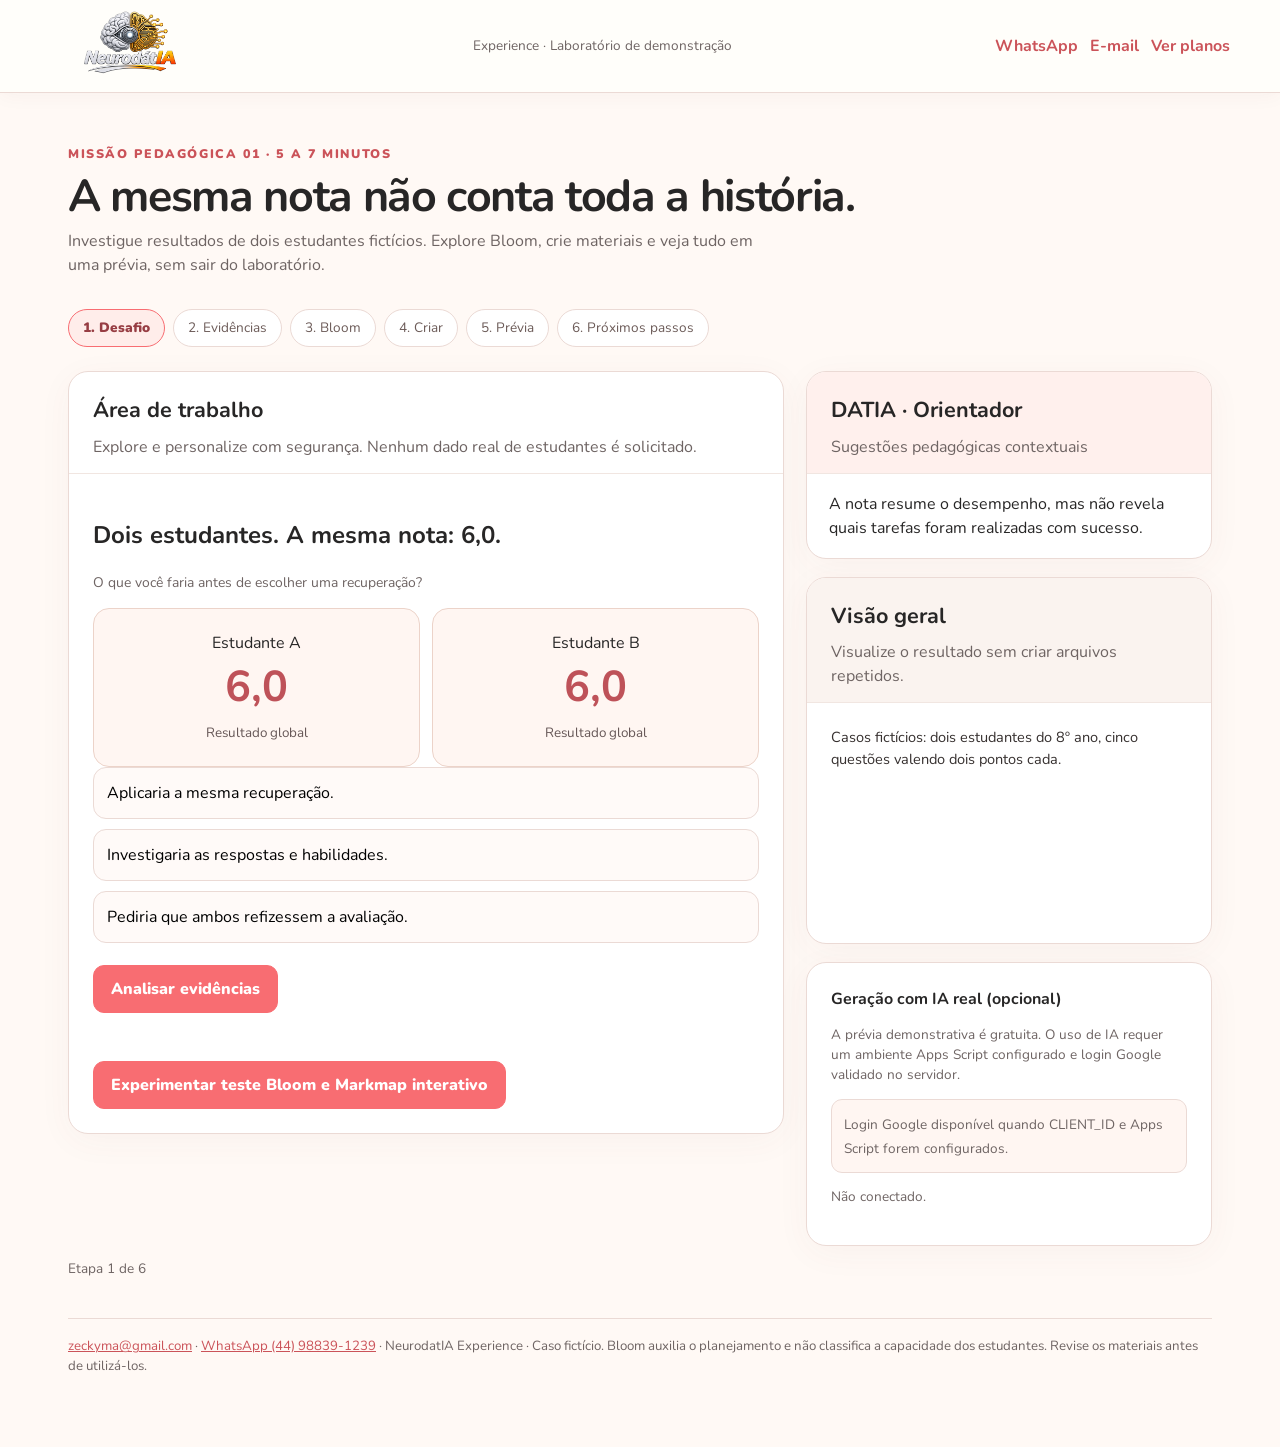
<file: experience/index.html>
<!doctype html><html lang="pt-BR"><head><meta charset="utf-8"><meta name="viewport" content="width=device-width,initial-scale=1"><meta name="robots" content="noindex,nofollow"><title>NeurodatIA Experience | Laboratório pedagógico gratuito</title><meta name="description" content="Experimente um laboratório pedagógico guiado: evidências, Bloom, atividades e planejamento com caso fictício."><link rel="preconnect" href="https://fonts.googleapis.com"><link href="https://fonts.googleapis.com/css2?family=Nunito:wght@400;500;600;700;800;900&display=swap" rel="stylesheet"><link rel="stylesheet" href="style.css"></head><body><header class="topbar"><a href="../" aria-label="Voltar para o site NeurodatIA"><img src="../images/neurodatia-logo-transparente.png" alt="NeurodatIA"></a><div class="sub">Experience · Laboratório de demonstração</div><div class="experience-contacts"><a href="https://wa.me/5544988391239?text=Ol%C3%A1%21%20Conclu%C3%AD%20a%20demonstra%C3%A7%C3%A3o%20do%20NeurodatIA%20e%20quero%20saber%20mais." target="_blank" rel="noopener noreferrer">WhatsApp</a><a href="mailto:zeckyma@gmail.com?subject=NeurodatIA%20Experience">E-mail</a><a href="../#planos">Ver planos</a></div></header><main class="container"><div class="hero"><div><div class="eyebrow">Missão pedagógica 01 · 5 a 7 minutos</div><h1>A mesma nota não conta toda a história.</h1><p>Investigue resultados de dois estudantes fictícios. Explore Bloom, crie materiais e veja tudo em uma prévia, sem sair do laboratório.</p></div></div><nav class="progress" aria-label="Etapas da experiência"><span class="step active">1. Desafio</span><span class="step">2. Evidências</span><span class="step">3. Bloom</span><span class="step">4. Criar</span><span class="step">5. Prévia</span><span class="step">6. Próximos passos</span></nav><div class="workspace"><section class="panel" aria-labelledby="workTitle"><div class="panelhead"><h2 id="workTitle">Área de trabalho</h2><p>Explore e personalize com segurança. Nenhum dado real de estudantes é solicitado.</p></div><div class="body" id="stage"></div><div class="body"><a class="btn primary" href="diagnostico/" style="display:inline-block;text-decoration:none">Experimentar teste Bloom e Markmap interativo</a></div></section><aside class="rightcol"><section class="panel mentor"><div class="panelhead"><h2>DATIA · Orientador</h2><p>Sugestões pedagógicas contextuais</p></div><div class="mentorline" id="mentor" role="status" aria-live="polite"></div></section><section class="panel preview"><div class="panelhead"><h2 id="previewTitle">Prévia do trabalho</h2><p>Visualize o resultado sem criar arquivos repetidos.</p></div><div class="body"><div id="preview" class="preview-doc" aria-live="polite"></div></div></section><section class="panel"><div class="body"><strong>Geração com IA real (opcional)</strong><p class="small">A prévia demonstrativa é gratuita. O uso de IA requer um ambiente Apps Script configurado e login Google validado no servidor.</p><div id="loginButton" class="loginbox"></div><p class="small" id="authState">Não conectado.</p></div></section></aside></div><p id="status" role="status" aria-live="polite" class="small"></p><footer><a href="mailto:zeckyma@gmail.com">zeckyma@gmail.com</a> · <a href="https://wa.me/5544988391239" target="_blank" rel="noopener noreferrer">WhatsApp (44) 98839-1239</a><span aria-hidden="true"> · </span>NeurodatIA Experience · Caso fictício. Bloom auxilia o planejamento e não classifica a capacidade dos estudantes. Revise os materiais antes de utilizá-los.</footer></main><script>window.NDTIA_GOOGLE_CLIENT_ID="";</script><script src="https://accounts.google.com/gsi/client" async defer></script><script src="../config-experience.js"></script><script>if(window.NDTIA_EXPERIENCE_URL){window.location.replace(window.NDTIA_EXPERIENCE_URL)}</script><script src="app.js" defer></script></body></html>
</file>
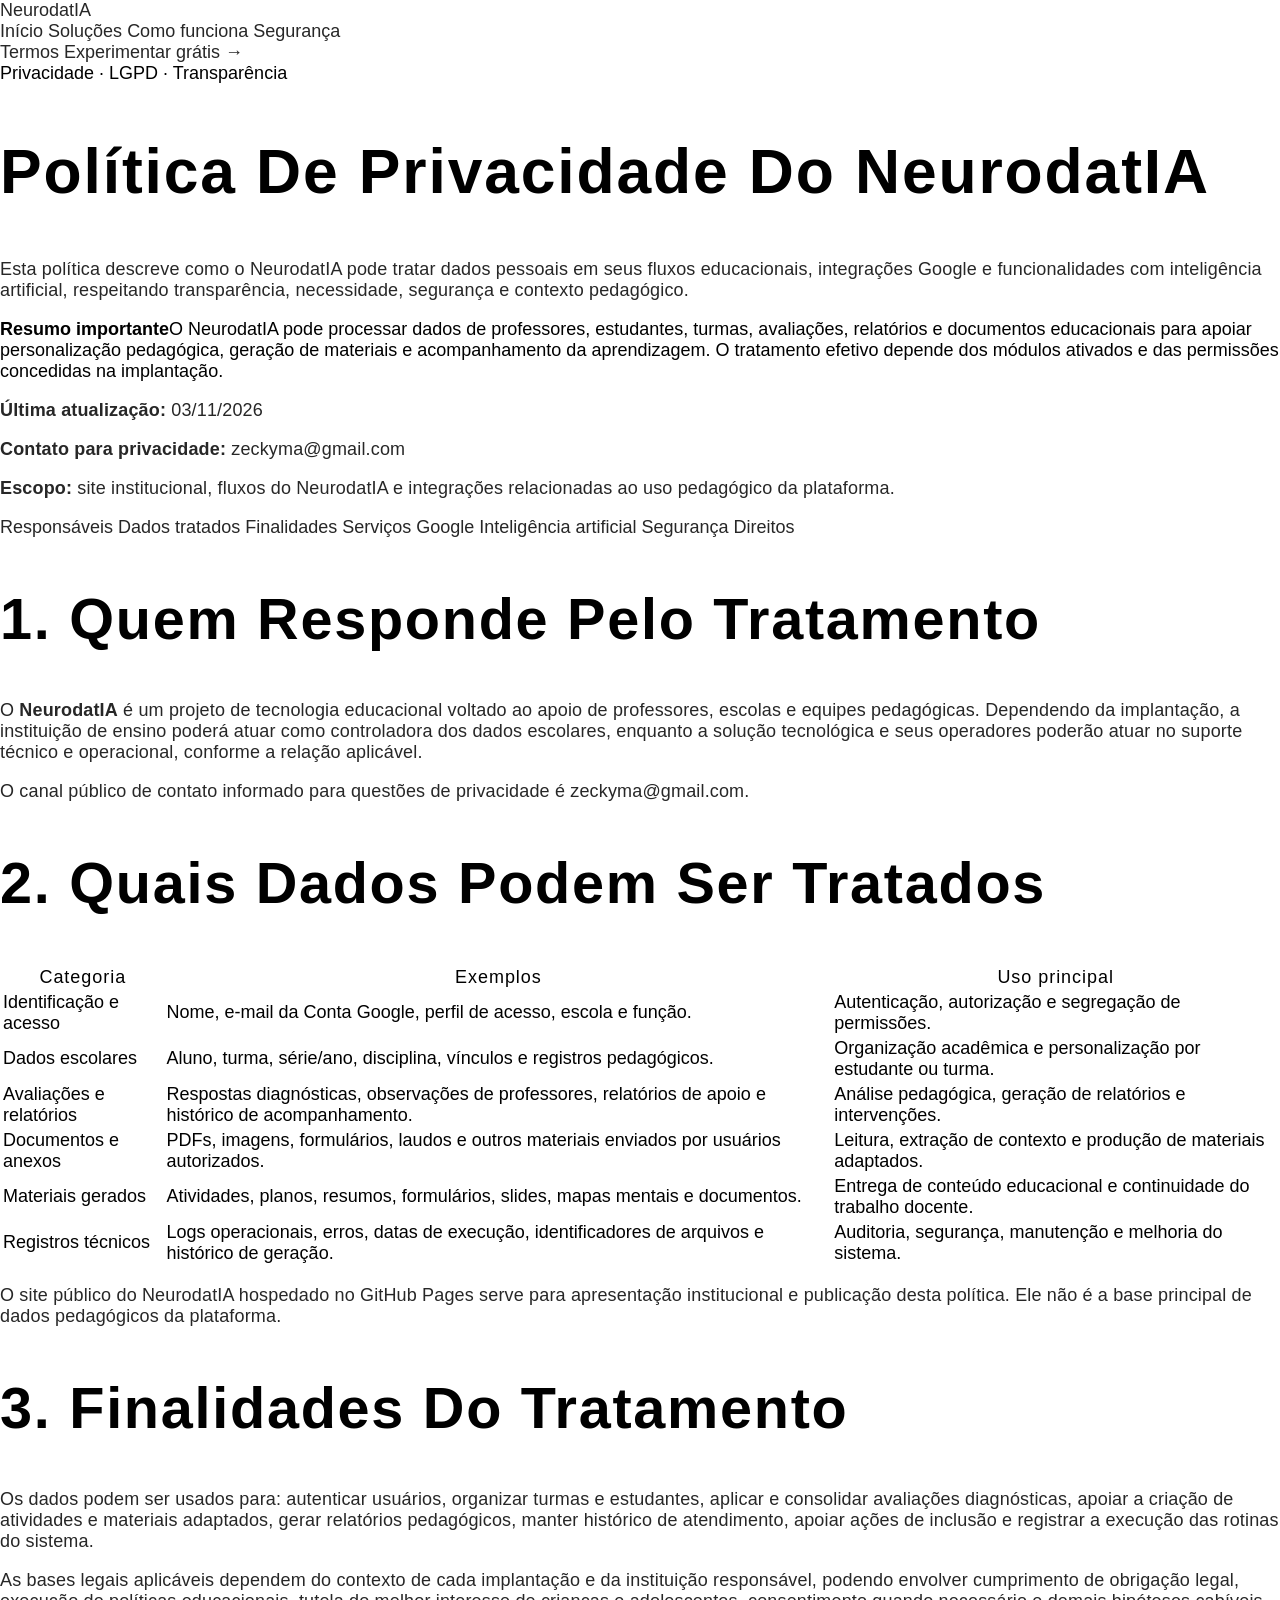
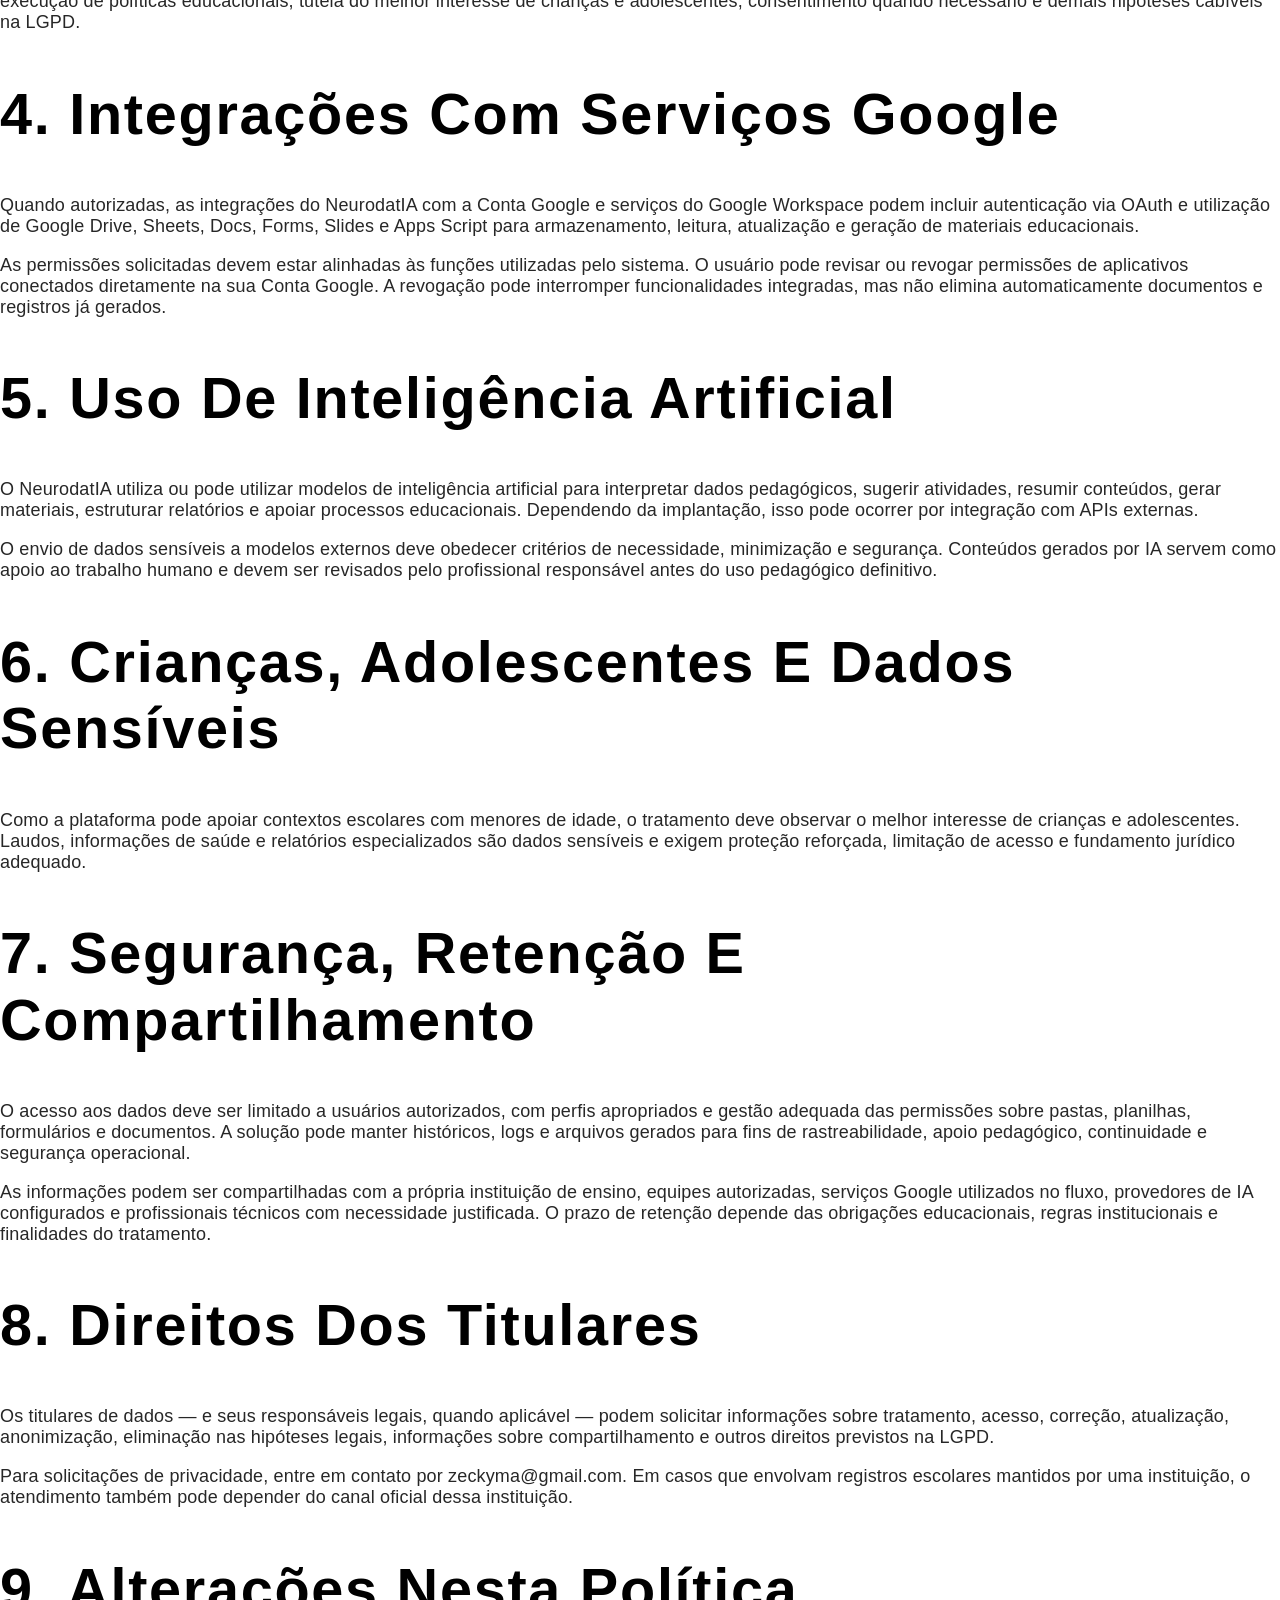
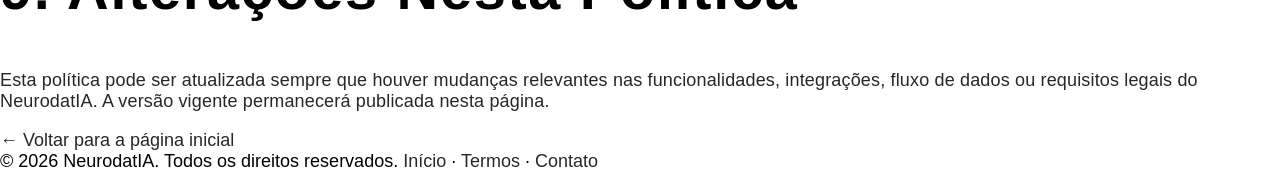
<file: privacidade.html>
<!doctype html>
<html lang="pt-BR">
<head>
  <meta charset="utf-8">
  <meta name="viewport" content="width=device-width, initial-scale=1">
  <meta name="description" content="Política de Privacidade do NeurodatIA.">
  <title>Política de Privacidade | NeurodatIA</title>
  <link rel="stylesheet" href="style.css">
</head>
<body class="article-page">
  <header class="site-header">
    <div class="wrap nav-wrap">
      <a class="brand" href="index.html"><span class="brand-mark"></span><span class="brand-text">NeurodatIA</span></a>
      <nav class="main-nav">
        <a href="index.html#inicio">Início</a>
        <a href="index.html#solucoes">Soluções</a>
        <a href="index.html#como-funciona">Como funciona</a>
        <a href="index.html#seguranca">Segurança</a>
      </nav>
      <div class="nav-actions">
        <a class="ghost-link" href="termos.html">Termos</a>
        <a class="button button-light" href="index.html#cta-final">Experimentar grátis <span>→</span></a>
      </div>
    </div>
  </header>

  <main class="wrap">
    <section class="hero-mini">
      <div class="pill">Privacidade · LGPD · Transparência</div>
      <h1>Política de Privacidade do NeurodatIA</h1>
      <p class="lead">Esta política descreve como o NeurodatIA pode tratar dados pessoais em seus fluxos educacionais, integrações Google e funcionalidades com inteligência artificial, respeitando transparência, necessidade, segurança e contexto pedagógico.</p>
    </section>

    <article class="doc-shell">
      <div class="notice"><strong>Resumo importante</strong>O NeurodatIA pode processar dados de professores, estudantes, turmas, avaliações, relatórios e documentos educacionais para apoiar personalização pedagógica, geração de materiais e acompanhamento da aprendizagem. O tratamento efetivo depende dos módulos ativados e das permissões concedidas na implantação.</div>

      <div class="summary-card">
        <p><strong>Última atualização:</strong> 03/11/2026</p>
        <p><strong>Contato para privacidade:</strong> <a href="mailto:zeckyma@gmail.com">zeckyma@gmail.com</a></p>
        <p><strong>Escopo:</strong> site institucional, fluxos do NeurodatIA e integrações relacionadas ao uso pedagógico da plataforma.</p>
      </div>

      <div class="toc">
        <a href="#responsaveis">Responsáveis</a>
        <a href="#dados">Dados tratados</a>
        <a href="#finalidades">Finalidades</a>
        <a href="#google">Serviços Google</a>
        <a href="#ia">Inteligência artificial</a>
        <a href="#seguranca2">Segurança</a>
        <a href="#direitos">Direitos</a>
      </div>

      <section id="responsaveis">
        <h2>1. Quem responde pelo tratamento</h2>
        <p>O <strong>NeurodatIA</strong> é um projeto de tecnologia educacional voltado ao apoio de professores, escolas e equipes pedagógicas. Dependendo da implantação, a instituição de ensino poderá atuar como controladora dos dados escolares, enquanto a solução tecnológica e seus operadores poderão atuar no suporte técnico e operacional, conforme a relação aplicável.</p>
        <p>O canal público de contato informado para questões de privacidade é <a href="mailto:zeckyma@gmail.com">zeckyma@gmail.com</a>.</p>
      </section>

      <section id="dados">
        <h2>2. Quais dados podem ser tratados</h2>
        <div class="table-wrap">
          <table>
            <thead>
              <tr><th>Categoria</th><th>Exemplos</th><th>Uso principal</th></tr>
            </thead>
            <tbody>
              <tr><td>Identificação e acesso</td><td>Nome, e-mail da Conta Google, perfil de acesso, escola e função.</td><td>Autenticação, autorização e segregação de permissões.</td></tr>
              <tr><td>Dados escolares</td><td>Aluno, turma, série/ano, disciplina, vínculos e registros pedagógicos.</td><td>Organização acadêmica e personalização por estudante ou turma.</td></tr>
              <tr><td>Avaliações e relatórios</td><td>Respostas diagnósticas, observações de professores, relatórios de apoio e histórico de acompanhamento.</td><td>Análise pedagógica, geração de relatórios e intervenções.</td></tr>
              <tr><td>Documentos e anexos</td><td>PDFs, imagens, formulários, laudos e outros materiais enviados por usuários autorizados.</td><td>Leitura, extração de contexto e produção de materiais adaptados.</td></tr>
              <tr><td>Materiais gerados</td><td>Atividades, planos, resumos, formulários, slides, mapas mentais e documentos.</td><td>Entrega de conteúdo educacional e continuidade do trabalho docente.</td></tr>
              <tr><td>Registros técnicos</td><td>Logs operacionais, erros, datas de execução, identificadores de arquivos e histórico de geração.</td><td>Auditoria, segurança, manutenção e melhoria do sistema.</td></tr>
            </tbody>
          </table>
        </div>
        <p>O site público do NeurodatIA hospedado no GitHub Pages serve para apresentação institucional e publicação desta política. Ele não é a base principal de dados pedagógicos da plataforma.</p>
      </section>

      <section id="finalidades">
        <h2>3. Finalidades do tratamento</h2>
        <p>Os dados podem ser usados para: autenticar usuários, organizar turmas e estudantes, aplicar e consolidar avaliações diagnósticas, apoiar a criação de atividades e materiais adaptados, gerar relatórios pedagógicos, manter histórico de atendimento, apoiar ações de inclusão e registrar a execução das rotinas do sistema.</p>
        <p>As bases legais aplicáveis dependem do contexto de cada implantação e da instituição responsável, podendo envolver cumprimento de obrigação legal, execução de políticas educacionais, tutela do melhor interesse de crianças e adolescentes, consentimento quando necessário e demais hipóteses cabíveis na LGPD.</p>
      </section>

      <section id="google">
        <h2>4. Integrações com serviços Google</h2>
        <p>Quando autorizadas, as integrações do NeurodatIA com a Conta Google e serviços do Google Workspace podem incluir autenticação via OAuth e utilização de Google Drive, Sheets, Docs, Forms, Slides e Apps Script para armazenamento, leitura, atualização e geração de materiais educacionais.</p>
        <p>As permissões solicitadas devem estar alinhadas às funções utilizadas pelo sistema. O usuário pode revisar ou revogar permissões de aplicativos conectados diretamente na sua Conta Google. A revogação pode interromper funcionalidades integradas, mas não elimina automaticamente documentos e registros já gerados.</p>
      </section>

      <section id="ia">
        <h2>5. Uso de inteligência artificial</h2>
        <p>O NeurodatIA utiliza ou pode utilizar modelos de inteligência artificial para interpretar dados pedagógicos, sugerir atividades, resumir conteúdos, gerar materiais, estruturar relatórios e apoiar processos educacionais. Dependendo da implantação, isso pode ocorrer por integração com APIs externas.</p>
        <p>O envio de dados sensíveis a modelos externos deve obedecer critérios de necessidade, minimização e segurança. Conteúdos gerados por IA servem como apoio ao trabalho humano e devem ser revisados pelo profissional responsável antes do uso pedagógico definitivo.</p>
      </section>

      <section>
        <h2>6. Crianças, adolescentes e dados sensíveis</h2>
        <p>Como a plataforma pode apoiar contextos escolares com menores de idade, o tratamento deve observar o melhor interesse de crianças e adolescentes. Laudos, informações de saúde e relatórios especializados são dados sensíveis e exigem proteção reforçada, limitação de acesso e fundamento jurídico adequado.</p>
      </section>

      <section id="seguranca2">
        <h2>7. Segurança, retenção e compartilhamento</h2>
        <p>O acesso aos dados deve ser limitado a usuários autorizados, com perfis apropriados e gestão adequada das permissões sobre pastas, planilhas, formulários e documentos. A solução pode manter históricos, logs e arquivos gerados para fins de rastreabilidade, apoio pedagógico, continuidade e segurança operacional.</p>
        <p>As informações podem ser compartilhadas com a própria instituição de ensino, equipes autorizadas, serviços Google utilizados no fluxo, provedores de IA configurados e profissionais técnicos com necessidade justificada. O prazo de retenção depende das obrigações educacionais, regras institucionais e finalidades do tratamento.</p>
      </section>

      <section id="direitos">
        <h2>8. Direitos dos titulares</h2>
        <p>Os titulares de dados — e seus responsáveis legais, quando aplicável — podem solicitar informações sobre tratamento, acesso, correção, atualização, anonimização, eliminação nas hipóteses legais, informações sobre compartilhamento e outros direitos previstos na LGPD.</p>
        <p>Para solicitações de privacidade, entre em contato por <a href="mailto:zeckyma@gmail.com?subject=NeurodatIA%20-%20Privacidade">zeckyma@gmail.com</a>. Em casos que envolvam registros escolares mantidos por uma instituição, o atendimento também pode depender do canal oficial dessa instituição.</p>
      </section>

      <section>
        <h2>9. Alterações nesta política</h2>
        <p>Esta política pode ser atualizada sempre que houver mudanças relevantes nas funcionalidades, integrações, fluxo de dados ou requisitos legais do NeurodatIA. A versão vigente permanecerá publicada nesta página.</p>
      </section>

      <a class="back-link" href="index.html">← Voltar para a página inicial</a>
    </article>
  </main>

  <footer class="site-footer">
    <div class="wrap footer-bottom">
      <span>© 2026 NeurodatIA. Todos os direitos reservados.</span>
      <span><a href="index.html">Início</a> · <a href="termos.html">Termos</a> · <a href="mailto:zeckyma@gmail.com">Contato</a></span>
    </div>
  </footer>
</body>
</html>
</file>
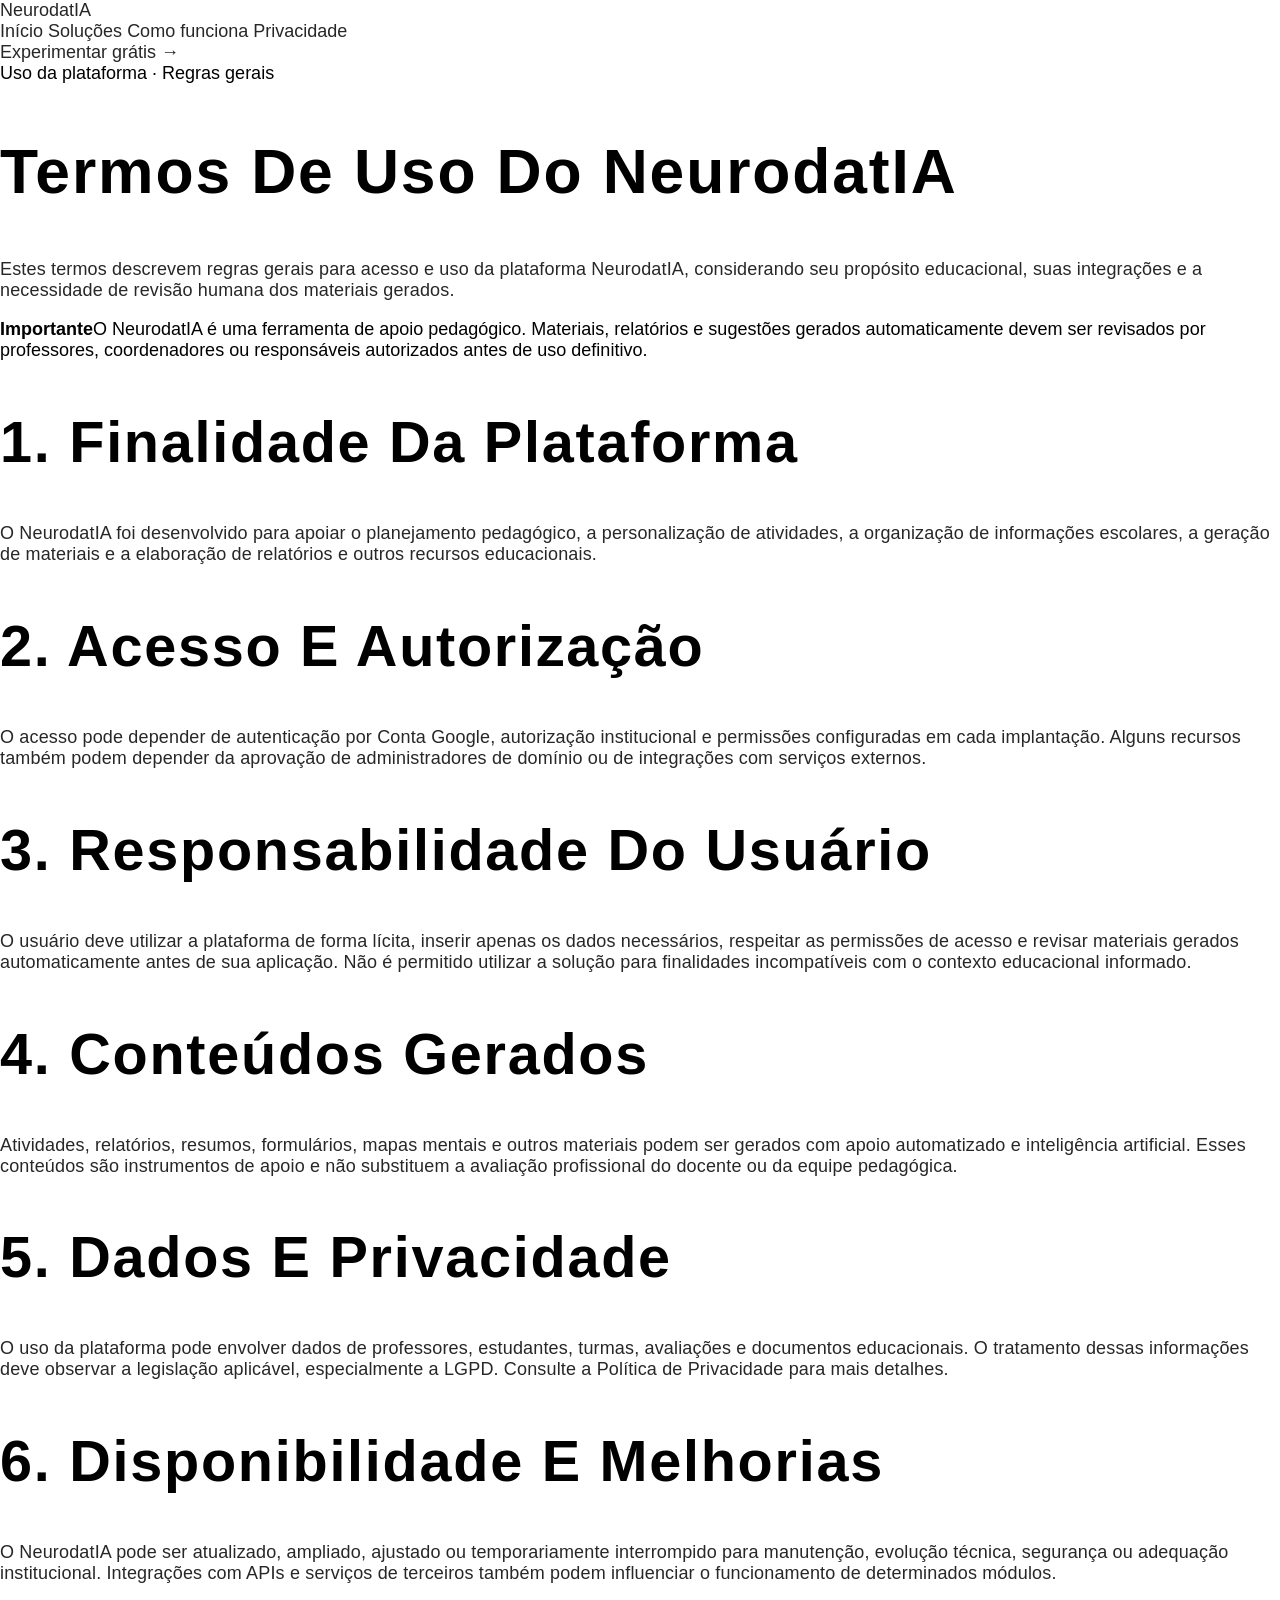
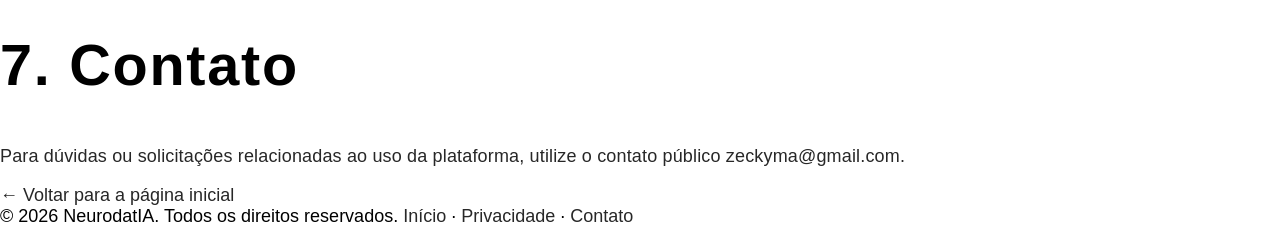
<file: termos.html>
<!doctype html>
<html lang="pt-BR">
<head>
  <meta charset="utf-8">
  <meta name="viewport" content="width=device-width, initial-scale=1">
  <meta name="description" content="Termos de uso do NeurodatIA.">
  <title>Termos de Uso | NeurodatIA</title>
  <link rel="stylesheet" href="style.css">
</head>
<body class="article-page">
  <header class="site-header">
    <div class="wrap nav-wrap">
      <a class="brand" href="index.html"><span class="brand-mark"></span><span class="brand-text">NeurodatIA</span></a>
      <nav class="main-nav">
        <a href="index.html#inicio">Início</a>
        <a href="index.html#solucoes">Soluções</a>
        <a href="index.html#como-funciona">Como funciona</a>
        <a href="privacidade.html">Privacidade</a>
      </nav>
      <div class="nav-actions">
        <a class="button button-light" href="index.html#cta-final">Experimentar grátis <span>→</span></a>
      </div>
    </div>
  </header>

  <main class="wrap">
    <section class="hero-mini">
      <div class="pill">Uso da plataforma · Regras gerais</div>
      <h1>Termos de Uso do NeurodatIA</h1>
      <p class="lead">Estes termos descrevem regras gerais para acesso e uso da plataforma NeurodatIA, considerando seu propósito educacional, suas integrações e a necessidade de revisão humana dos materiais gerados.</p>
    </section>

    <article class="doc-shell">
      <div class="notice"><strong>Importante</strong>O NeurodatIA é uma ferramenta de apoio pedagógico. Materiais, relatórios e sugestões gerados automaticamente devem ser revisados por professores, coordenadores ou responsáveis autorizados antes de uso definitivo.</div>

      <section>
        <h2>1. Finalidade da plataforma</h2>
        <p>O NeurodatIA foi desenvolvido para apoiar o planejamento pedagógico, a personalização de atividades, a organização de informações escolares, a geração de materiais e a elaboração de relatórios e outros recursos educacionais.</p>
      </section>

      <section>
        <h2>2. Acesso e autorização</h2>
        <p>O acesso pode depender de autenticação por Conta Google, autorização institucional e permissões configuradas em cada implantação. Alguns recursos também podem depender da aprovação de administradores de domínio ou de integrações com serviços externos.</p>
      </section>

      <section>
        <h2>3. Responsabilidade do usuário</h2>
        <p>O usuário deve utilizar a plataforma de forma lícita, inserir apenas os dados necessários, respeitar as permissões de acesso e revisar materiais gerados automaticamente antes de sua aplicação. Não é permitido utilizar a solução para finalidades incompatíveis com o contexto educacional informado.</p>
      </section>

      <section>
        <h2>4. Conteúdos gerados</h2>
        <p>Atividades, relatórios, resumos, formulários, mapas mentais e outros materiais podem ser gerados com apoio automatizado e inteligência artificial. Esses conteúdos são instrumentos de apoio e não substituem a avaliação profissional do docente ou da equipe pedagógica.</p>
      </section>

      <section>
        <h2>5. Dados e privacidade</h2>
        <p>O uso da plataforma pode envolver dados de professores, estudantes, turmas, avaliações e documentos educacionais. O tratamento dessas informações deve observar a legislação aplicável, especialmente a LGPD. Consulte a <a href="privacidade.html">Política de Privacidade</a> para mais detalhes.</p>
      </section>

      <section>
        <h2>6. Disponibilidade e melhorias</h2>
        <p>O NeurodatIA pode ser atualizado, ampliado, ajustado ou temporariamente interrompido para manutenção, evolução técnica, segurança ou adequação institucional. Integrações com APIs e serviços de terceiros também podem influenciar o funcionamento de determinados módulos.</p>
      </section>

      <section>
        <h2>7. Contato</h2>
        <p>Para dúvidas ou solicitações relacionadas ao uso da plataforma, utilize o contato público <a href="mailto:zeckyma@gmail.com">zeckyma@gmail.com</a>.</p>
      </section>

      <a class="back-link" href="index.html">← Voltar para a página inicial</a>
    </article>
  </main>

  <footer class="site-footer">
    <div class="wrap footer-bottom">
      <span>© 2026 NeurodatIA. Todos os direitos reservados.</span>
      <span><a href="index.html">Início</a> · <a href="privacidade.html">Privacidade</a> · <a href="mailto:zeckyma@gmail.com">Contato</a></span>
    </div>
  </footer>
</body>
</html>
</file>
<file: neurodatia.css>
/* Personalização funcional sobre o CSS ORIGINAL do Bookly.
 * Mantém Nunito, containers, banners, botões, fundo e #F86D72 do template. */
:root{--accent-color:#f86d72;--primary-color:#f86d72}html{scroll-behavior:smooth;scroll-padding-top:90px}body{overflow-x:hidden}a:focus-visible,button:focus-visible,input:focus-visible,select:focus-visible,textarea:focus-visible,summary:focus-visible{outline:3px solid #a83b3f!important;outline-offset:3px}.skip-link{position:absolute;left:12px;top:-80px;z-index:9999;background:#fff;padding:12px}.skip-link:focus{top:12px}.brand-logo{width:66px;height:52px;object-fit:cover;object-position:center 31%;border-radius:8px}.navbar-brand{display:flex;align-items:center;gap:10px}.brand-text,.footer-brand strong{font-weight:900;color:#292929;font-size:1.35rem;letter-spacing:-.05em}.brand-text span,.footer-brand strong span{color:#e85e64}.header-action{white-space:nowrap}.navbar .nav-link{font-size:.82rem;font-weight:800}.bookly-billboard{min-height:680px}.bookly-billboard h1{font-weight:900;font-size:clamp(2.5rem,4vw,4.7rem);line-height:1.12;letter-spacing:-.045em}.bookly-billboard .banner-content>p{font-size:1.1rem;max-width:560px}.eyebrow{font-weight:900;letter-spacing:.15em;color:#c24f55;font-size:.77rem;margin-bottom:14px}.hero-logo-frame{background:#f6f1ef;border-radius:20px;padding:14px;box-shadow:0 25px 65px #2b2b2b18}.hero-logo{width:100%;border-radius:12px;object-fit:contain}.microcopy{font-size:.82rem!important;color:#636363}.btn-outline-bookly{border:1px solid #d9a5a6;color:#a64349;background:transparent}.btn-outline-bookly:hover{background:#fff}.lead-measure{max-width:800px}.case-card{background:#fff}.case-marker,.plan-label{font-size:.75rem;color:#c14c51;letter-spacing:.09em;font-weight:900}.case-card h3{font-size:1.5rem;margin:16px 0}.case-outcome{background:#fff1f1;padding:14px;border-radius:8px;font-weight:800}.challenge-punchline{background:#fff1ee}.challenge-punchline h3{font-size:1.6rem}.bloom-grid{display:grid;grid-template-columns:repeat(3,minmax(0,1fr));gap:12px}.bloom-grid div{background:#fbefee;color:#63373a;border:1px solid #f2d1d0;border-radius:12px;padding:18px;text-align:center;font-weight:900}.method-panel{background:#fff}.method-list{list-style:none;padding:0;counter-reset:method}.method-list li{counter-increment:method;position:relative;padding:12px 0 12px 49px;border-bottom:1px solid #eee}.method-list li:last-child{border:0}.method-list li:before{content:counter(method);position:absolute;left:0;top:10px;background:#f86d72;color:#fff;width:33px;height:33px;border-radius:50%;display:grid;place-items:center;font-weight:900}.method-list span{display:block;color:#666;font-size:.92rem}.solution-section{background:#fff}.solution-swiper{padding:8px 0 28px}.feature-card{min-height:410px}.feature-art{height:180px;border-radius:8px;position:relative;overflow:hidden;display:flex;align-items:center;justify-content:center;background:#f9e9e6}.art-2{background:#efe9e1}.art-3{background:#fbe7e3}.art-number{position:absolute;left:20px;top:12px;font-size:14px;font-weight:900;color:#8e5858}.art-glyph{font-size:105px;color:#d95c62;line-height:1}.slider-control{border:1px solid #edd8d5;border-radius:50%;background:#fff;width:48px;height:48px;position:absolute;top:48%;z-index:3;font-size:2rem;display:grid;place-items:center;line-height:1;color:#ac5156}.slider-prev{left:-24px}.slider-next{right:-24px}.offer-section{background-color:#faf2ef}.pricing-card{box-shadow:0 12px 33px #33292909}.pricing-card h3{font-size:2rem;margin:15px 0}.plan-list{list-style:none;padding:0;margin:25px 0}.plan-list li{position:relative;padding:10px 0 10px 30px;border-bottom:1px solid #f2f2f2}.plan-list li:before{content:'✓';position:absolute;left:0;color:#c65258;font-weight:900}.plan-price{font-size:1.2rem;font-weight:900;color:#ac4f55}.editorial-card{background:#f8eded}.editorial-card h2{font-size:clamp(2rem,3vw,3rem)}.faq-section{background:#fffaf9}.faq-item{background:white}.faq-item summary{cursor:pointer;list-style:none;position:relative;padding-right:35px}.faq-item summary::-webkit-details-marker{display:none}.faq-item summary:after{content:'+';position:absolute;right:3px;font-size:1.4rem;top:-6px;color:#da6569}.faq-item[open] summary:after{content:'−'}.lead-section{background:#fbf0ed}.lead-form label{font-weight:800;font-size:.94rem;margin-bottom:7px}.lead-form .form-control,.lead-form .form-select{padding:12px;border-radius:8px;border:1px solid #d5caca}.lead-form .form-check-label{font-size:.86rem;font-weight:500}.footer-brand{display:flex;gap:12px;align-items:center;margin-bottom:20px}.footer-brand img{width:80px;height:61px;object-fit:cover;border-radius:8px}.footer-links li{margin-bottom:12px}.footer-links a{color:#444}.site-header{background:#fff}.top-info a{color:#ba5158}h2{line-height:1.15}#contato,#metodo,#planos{scroll-margin-top:80px}@media(max-width:991px){.slider-prev{left:0}.slider-next{right:0}.navbar-collapse{padding:15px 0}.bookly-billboard{min-height:650px}}@media(max-width:767px){.bookly-billboard{padding-top:55px!important;min-height:unset}.bookly-billboard h1{font-size:2.45rem}.brand-logo{width:49px;height:42px}.brand-text{font-size:1.1rem}.hero-logo-frame{max-width:430px;margin:auto}.bloom-grid{grid-template-columns:repeat(2,minmax(0,1fr))}.slider-control{width:38px;height:38px}.pricing-card h3{font-size:1.7rem}.feature-card{min-height:360px}.padding-large{padding-top:65px;padding-bottom:65px}}@media(prefers-reduced-motion:reduce){html{scroll-behavior:auto}*,*:before,*:after{animation-duration:.01ms!important;transition-duration:.01ms!important}}
</file>
<file: experience-home.css>
.experience-home{background:#fff9f7}.experience-eyebrow{letter-spacing:.14em;font-size:.85rem;color:#c6545c;font-weight:800}.experience-home h2{color:#252323;font-weight:800;line-height:1.15}.experience-home h2 em{font-style:normal;color:#d65c62}.experience-preview{border:1px solid #eddbd6;border-radius:20px;overflow:hidden;background:#fff;box-shadow:0 18px 48px #af72602a}.experience-preview-bar{display:flex;justify-content:space-between;gap:16px;background:#f86d72;color:white;font-weight:750;padding:15px 21px}.experience-mini{border:1px solid #f1dad5;border-radius:14px;background:#fff9f7;padding:16px;display:flex;flex-direction:column;gap:10px;min-height:145px}.experience-mini strong{font-size:2.7rem;color:#d75c60;line-height:1}.experience-mini span{font-size:.8rem}.experience-preview-steps{padding:13px;background:#fbebe6;border-radius:12px;color:#5b4141}.experience-home .btn-primary{background:#f86d72;border-color:#f86d72;color:#fff}.experience-home .btn-primary:hover{background:#dc565c;border-color:#dc565c}
</file>
<file: experience/style.css>
:root{--rose:#f86d72;--rose-dark:#cb5359;--cream:#fff9f5;--ink:#272626;--muted:#6e6463;--line:#ebdad5;--paper:white}*{box-sizing:border-box}html{scroll-behavior:smooth}body{font-family:Nunito,system-ui,-apple-system,sans-serif;color:var(--ink);background:var(--cream);margin:0;line-height:1.5}button,input,select,textarea{font:inherit}button{cursor:pointer}a{color:var(--rose-dark)}button:focus-visible,input:focus-visible,select:focus-visible,a:focus-visible{outline:3px solid #aa3b40;outline-offset:3px}[hidden]{display:none!important}.topbar{position:sticky;top:0;background:#fffefa;border-bottom:1px solid var(--line);z-index:10;display:flex;align-items:center;justify-content:space-between;gap:14px;padding:10px max(16px,calc((100vw - 1180px)/2));box-shadow:0 2px 20px #5f33320b}.topbar img{width:160px;height:65px;object-fit:contain}.topbar .sub{font-size:.85rem;color:var(--muted)}.topbar a{font-weight:700;text-decoration:none}.container{max-width:1180px;padding:25px 18px 70px;margin:auto}.hero{padding:27px 0 12px;display:flex;justify-content:space-between;gap:22px;align-items:end}.eyebrow{font-size:.78rem;letter-spacing:.13em;color:var(--rose-dark);font-weight:900;text-transform:uppercase}.hero h1{font-size:clamp(1.9rem,3.5vw,3.2rem);line-height:1.14;letter-spacing:-.03em;margin:7px 0}.hero p{max-width:700px;color:var(--muted);margin:6px 0}.progress{display:flex;gap:8px;flex-wrap:wrap;padding:14px 0 24px}.step{border:1px solid var(--line);background:#fff;border-radius:24px;padding:8px 14px;font-size:.85rem;color:#6c5b58}.step.active{border-color:var(--rose);background:#ffedea;color:#973d43;font-weight:900}.workspace{display:grid;grid-template-columns:minmax(0,1.5fr) minmax(300px,.85fr);gap:22px;align-items:start}.panel{background:white;border:1px solid var(--line);border-radius:20px;box-shadow:0 7px 35px #7c4c3c0b;overflow:hidden}.panelhead{padding:22px 24px 14px;border-bottom:1px solid #f1e6e1}.panelhead h2{font-size:1.35rem;margin:0 0 8px}.panelhead p{margin:0;color:var(--muted)}.body{padding:24px}.choices{display:grid;gap:10px}.choice{display:flex;align-items:center;gap:10px;text-align:left;background:#fffaf8;border:1px solid var(--line);border-radius:13px;padding:13px}.choice[aria-pressed=true],.choice:hover{border-color:var(--rose);background:#fff0ee}.actions{display:flex;gap:10px;flex-wrap:wrap;margin-top:22px}.btn{border:1px solid #d2bdb6;padding:11px 17px;border-radius:11px;background:white;color:#3e3837;font-weight:850}.btn.primary{border-color:var(--rose);background:var(--rose);color:#fff}.btn.primary:hover{background:var(--rose-dark)}.btn:disabled{opacity:.5;cursor:not-allowed}.rightcol{display:grid;gap:18px}.mentor{background:#fff}.mentor .panelhead{background:#fff0ed}.mentorline{padding:18px 22px}.mentorline strong{color:var(--rose-dark)}.hint{font-size:.87rem;color:var(--muted)}.preview .body{min-height:240px}.preview .panelhead{background:#faf3ef}.preview-doc{white-space:pre-wrap;font-size:.91rem;color:#36302f;max-height:420px;overflow:auto}.notice{border-left:3px solid var(--rose);background:#fff5f2;padding:12px 14px;border-radius:8px;margin-top:16px}.students{display:grid;grid-template-columns:1fr 1fr;gap:12px}.student{border-radius:16px;background:#fff6f2;border:1px solid #ecd3c9;text-align:center;padding:22px 10px}.student strong{display:block;font-size:2.7rem;color:#be5259}.student span{font-size:.84rem;color:#665757}.score{border-collapse:collapse;width:100%;font-size:.9rem}.score th,.score td{padding:10px;border-bottom:1px solid #f0e2de;text-align:left}.score th{background:#fff2ef}.score td:last-child,.score td:nth-last-child(2){font-weight:900}.score tr:hover{background:#fff7f4}label.field{display:grid;gap:6px;margin:10px 0;font-weight:800}.field select,.field input{padding:11px;border:1px solid #d8c6c0;border-radius:9px;background:white;width:100%}.grid2{display:grid;grid-template-columns:1fr 1fr;gap:12px}.tabs{display:flex;flex-wrap:wrap;gap:8px;margin-bottom:15px}.tabs button[aria-selected=true]{background:#ffe8e5;border:1px solid var(--rose);color:#8d373c}.tabs button{border:1px solid var(--line);border-radius:9px;padding:9px 13px;background:white}.output{background:white;border:1px solid var(--line);padding:20px;border-radius:13px;white-space:pre-wrap;line-height:1.6}.sales{background:#fff3ef;border:1px solid #f1c4bc;border-radius:14px;padding:18px;margin-top:18px}.sales h3{margin:0 0 8px}.small{font-size:.85rem;color:var(--muted)}.lab-image{width:100%;height:auto;border-radius:14px;background:#fff;border:1px solid #efd8d1}footer{margin-top:35px;border-top:1px solid var(--line);padding-top:18px;color:var(--muted);font-size:.83rem}#status{min-height:24px}.loginbox{padding:12px;background:#fff6f2;border-radius:11px;border:1px solid var(--line)}@media(max-width:880px){.workspace{grid-template-columns:1fr}.hero{align-items:start;flex-direction:column}.topbar img{width:125px;height:54px}.topbar .sub{display:none}}@media(max-width:550px){.grid2,.students{grid-template-columns:1fr}.body,.panelhead{padding:17px}.score{font-size:.79rem}.score th,.score td{padding:8px 5px}.topbar{padding:8px 14px}}@media(prefers-reduced-motion:reduce){html{scroll-behavior:auto}}

.experience-contacts{display:flex;flex-wrap:wrap;align-items:center;gap:12px}.experience-contacts a{white-space:nowrap}
</file>
<file: style.css>
/*
Theme Name: Bookly
Theme URI: https://templatejungle.com/
Author: TemplatesJungle
Author URI: https://templatesjungle.com/
Description: Bookly - Bookstore eCommerce Bootstrap 5 HTML CSS Website Template
Version: 1.1
*/

/*--------------------------------------------------------------
This is main CSS file that contains custom style rules used in this template
--------------------------------------------------------------*/

/*------------------------------------*\
    Table of contents
\*------------------------------------*/

/*------------------------------------------------

CSS STRUCTURE:
1. VARIABLES

2. GENERAL TYPOGRAPHY
  2.1 General Styles
  2.2 Section Title
  2.3 Buttons

3. CONTENT ELEMENTS
  3.1 Form Control
  3.2 Form Select
  3.3 Table
  3.4 Pagination
  3.5 Slash Divider

4. SITE STRUCTURE
  4.1 Header
  4.2 Billboard
  4.3 Icon Box - Company Services
  4.4 Product
  4.5 Items Listings
  4.6 Testimonial
  4.7 Brands
  4.8 Instagram
  4.9 Footer

5. OTHER PAGES
  5.1 Single Product Page
    - Product Tabs
    
/*--------------------------------------------------------------
/** 1. VARIABLES
--------------------------------------------------------------*/
:root {
  --accent-color:             #717171;
  --white-color:              #fff;
  --black-color:              #272727;
  --gray-color:               #F3F3F3;
  --gray-color-200:           #E3E3E3;
  --gray-color-300:           #E0E0E0;
  --gray-color-500:           #D0D0D0;
  --gray-color-800:           #3A3A3A;
  --light-gray-color:         #D2D2D2;
  --primary-color:            #F86D72;
  --bs-body-color:            #272727;
  --bs-secondary-color:       #FFE8F0;
  --bs-secondary-rgb:         255, 232, 240;
  --bs-primary-rgb:           248,109,114;
  --bs-border-color:          #E3E3E3;
  --bs-dropdown-link-active-bg: #F5F5F5;
  --light-color:              #F8F8F8;
  --light-blue-color:         #EDF1F3;
  --navbar-color-color:       #131814;
  --swiper-theme-color:       #4A4A4A;
  --swiper-pagination-color:  #4A4A4A;
  --bs-box-shadow: 0 0.2rem 0.6rem rgba(0, 0, 0, 0.08);

  --bs-btn-font-size: 1rem;
}

/* Fonts */
:root {
    --body-font           : "Nunito", sans-serif;
    --heading-font        : "Nunito", sans-serif;
}

@media (min-width: 1850px){
  .container, .container-lg, .container-md, .container-sm, .container-xl, .container-xxl {
    max-width: 1540px;
  }
}

/*----------------------------------------------*/
/* 2. GENERAL TYPOGRAPHY */
/*----------------------------------------------*/

/* 2.1 General Styles
/*----------------------------------------------*/
*, *::before, *::after {
  -webkit-box-sizing: border-box;
  -moz-box-sizing: border-box;
  box-sizing: border-box;
}
html {
  box-sizing: border-box;
}
body {
  font-family: var(--body-font);
  font-size: 18px;
  font-weight: 300;
  margin: 0;
}
p {
  color: var(--black-color);
  letter-spacing: 0.01rem;
  line-height: normal;
}
a {
  color: var(--black-color);
  text-decoration: none;
  transition: 0.3s color ease-out;
}
a.light {
  color: var(--light-color);
}
a:hover {
  text-decoration: none;
  color: var(--primary-color);
}
hr{
  margin: 1.25rem 0;
  color: var(--gray-color-200);
  opacity: 1;
}

/*------------ Background Color -----------*/
.bg-gray {
  background: var(--gray-color);
}
.bg-dark {
  background: var(--black-color);
}
.bg-light {
  background: var(--light-color);
}
.bg-light-gray {
  background: #F5F5F5;
}

/* - Section Padding
--------------------------------------------------------------*/
.padding-xsmall {
  padding-top: 0.5em;
  padding-bottom: 0.5em;
}
.padding-small {
  padding-top: 2em;
  padding-bottom: 2em;
}
.padding-medium {
  padding-top: 4em;
  padding-bottom: 4em;
}
.padding-large {
  padding-top: 7em;
  padding-bottom: 7em;
}
.padding-xlarge {
  padding-top: 9.5em;
  padding-bottom: 9.5em;
}

/* - Section margin
--------------------------------------------------------------*/
.margin-small {
  margin-top: 2em;
  margin-bottom: 2em;
}
.margin-medium {
  margin-top: 4em;
  margin-bottom: 4em;
}
.margin-large {
  margin-top: 7em;
  margin-bottom: 7em;
}
.margin-xlarge {
  margin-top: 9.5em;
  margin-bottom: 9.5em;
}

/* 2.2 Section Title
/*----------------------------------------------*/
h1,
h2,
h3,
h4,
h5,
h6 {
  font-family: var(--heading-font);
  text-transform: capitalize;
  letter-spacing: 0.03em;
  font-weight: 600;
  line-height: 115%;
}
h4,
h5,
h6 {
  color: var(--light-black-color);
}

h1{
  font-size: 3.9rem;
}
h2{
  font-size: 3.6rem;
}
h3{
  font-size: 2.1rem;
}
h4{
  font-size: 1.4rem;
}
h5{
  font-size: 1.3rem;
  font-weight: 300;
  text-transform: capitalize;
  letter-spacing: 0.01rem;
}
h6{
  font-size: 1.1rem;
}

@media only screen and (max-width: 999px) {
  h1{
    font-size: 3rem;
  }
  h2{
    font-size: 2.95rem;
  }
  h3{
    font-size: 1.5rem;
  }
  h4{
    font-size: 1.24rem;
  }
  h5{
    font-size: 1.20rem;
  }
}

@media only screen and (max-width: 500px) {
  h1{
    font-size: 2.6rem;
  }
  h2{
    font-size: 2rem;
  }
}

/*--------------------------------------------------------------
/** 2.3 Buttons
--------------------------------------------------------------*/
.btn {
  font-weight: 500;
  text-transform: capitalize;
  letter-spacing: 0.09em;
  color: var(--white-color);
  background-color: var(--primary-color);
  border: none;
  padding: 1.125rem 2.625rem;
  font-size: 1rem;
  border-radius: 200px;
  cursor: pointer;
}
.btn:hover,
.btn:focus-visible,
.btn-check:checked+.btn, .btn.active, .btn.show, .btn:first-child:active, :not(.btn-check)+.btn:active {
  color: var(--white-color);
  background-color: var(--black-color);
}
.btn-dark {
  background-color: var(--black-color);
}
.btn-dark:hover {
  background-color: var(--primary-color);
}

.btn-light {
  background-color: var(--light-color);
}
.btn-light:hover {
  color: #fff;
  background-color: var(--primary-color);
}

/*--------------------------------------------------------------
/** 3. CONTENT ELEMENTS
--------------------------------------------------------------*/

/*--------------------------------------------------------------
/** 3.1 Form Control
--------------------------------------------------------------*/
.form-control {
  padding: 1rem;
  font-size: 21px;
  font-weight: 300;
  letter-spacing: 0.01rem;
  line-height: normal;
}
.form-control:focus {
  box-shadow: none;
  border-color: #131814;
}
input.form-control::placeholder,
textarea.form-control::placeholder {
  color: var(--black-color);
}

/*--------------------------------------------------------------
/** 3.2 Form Select
--------------------------------------------------------------*/
.filter-blog .form-select,
.filter-shop .form-select{
  padding: 0;
  font-size: 21px;
  font-weight: 300;
  border: none;
  background-color: transparent;
  line-height: normal;
  width: 180px;
}
.form-select:focus {
  box-shadow: none;
}

.form-check-input:checked {
  background-color: var(--primary-color);
  border-color: var(--primary-color);
}
.form-check-input:focus {
  border-color: var(--primary-color);
  box-shadow: 0 0 0 0.25rem rgba(243, 141, 68, 0.25);
}

/*--------------------------------------------------------------
/** 3.3 Table
--------------------------------------------------------------*/
th{
  font-weight: 300;
  letter-spacing: 0.06rem;
}

/*--------------------------------------------------------------
/** 3.4 Pagination
--------------------------------------------------------------*/
.page-link {
  padding: 0;
  font-size: 21px;
  color: var(--black-color);
  background: none;
  border: none;
}
.page-link:focus {
  color: var(--primary-color);
  background: none;
  box-shadow: none;
}
.page-link:hover {
  color: var(--primary-color);
  background: none;
  border: none;
}
.active>.page-link, .page-link.active {
  color: var(--primary-color);
  background: none;
  border: none;
}
.disabled>.page-link, .page-link.disabled {
  color: var(--gray-color-500);
  background: none;
  border: none;
}

/* Animation */
@media (min-width: 200px) {
  .animate {
    animation-duration: 0.3s;
    -webkit-animation-duration: 0.3s;
    animation-fill-mode: both;
    -webkit-animation-fill-mode: both;
  }
}

/* Animate Slide */
@keyframes slide {
  0% {
    transform: translateY(1rem);
    opacity: 0;
  }
  100% {
    transform: translateY(0rem);
    opacity: 1;
  }
  0% {
    transform: translateY(1rem);
    opacity: 0;
  }
}

@-webkit-keyframes slide {
  0% {
    -webkit-transform: transform;
    -webkit-opacity: 0;
  }
  100% {
    -webkit-transform: translateY(0);
    -webkit-opacity: 1;
  }
  0% {
    -webkit-transform: translateY(1rem);
    -webkit-opacity: 0;
  }
}

.slide {
  -webkit-animation-name: slide;
  animation-name: slide;
}

/*----------------------------------------------*/
/* 4. SITE STRUCTURE */
/*----------------------------------------------*/

/* Preloader */
#preloader {
  background: #FFF;
  opacity: 0.8;
  height: 100%;
  position: fixed;
  width: 100%;
  top: 0;
  z-index: 99999999;
  transition: 0.2s ease-in-out;
}
#preloader.hide-preloader{
  display: none;
}

.book {
  --color: #F86D72;
  --duration: 6.8s;
  width: 32px;
  height: 12px;
  position: absolute;
  left: 50%;
  top: 50%;
  -webkit-transform: translate(-50%, -50%);
  -moz-transform: translate(-50%, -50%);
  -ms-transform: translate(-50%, -50%);
  -o-transform: translate(-50%, -50%);
  transform: translate(-50%, -50%);
}
.book .inner {
  width: 32px;
  height: 12px;
  position: relative;
  transform-origin: 2px 2px;
  transform: rotateZ(-90deg);
  animation: book var(--duration) ease infinite;
}
.book .inner .left,
.book .inner .right {
  width: 60px;
  height: 4px;
  top: 0;
  border-radius: 2px;
  background: var(--color);
  position: absolute;
}
.book .inner .left:before,
.book .inner .right:before {
  content: "";
  width: 48px;
  height: 4px;
  border-radius: 2px;
  background: inherit;
  position: absolute;
  top: -10px;
  left: 6px;
}
.book .inner .left {
  right: 28px;
  transform-origin: 58px 2px;
  transform: rotateZ(90deg);
  animation: left var(--duration) ease infinite;
}
.book .inner .right {
  left: 28px;
  transform-origin: 2px 2px;
  transform: rotateZ(-90deg);
  animation: right var(--duration) ease infinite;
}
.book .inner .middle {
  width: 32px;
  height: 12px;
  border: 4px solid var(--color);
  border-top: 0;
  border-radius: 0 0 9px 9px;
  transform: translateY(2px);
}
.book ul {
  margin: 0;
  padding: 0;
  list-style: none;
  position: absolute;
  left: 50%;
  top: 0;
}
.book ul li {
  height: 4px;
  border-radius: 2px;
  transform-origin: 100% 2px;
  width: 48px;
  right: 0;
  top: -10px;
  position: absolute;
  background: var(--color);
  transform: rotateZ(0deg) translateX(-18px);
  animation-duration: var(--duration);
  animation-timing-function: ease;
  animation-iteration-count: infinite;
}
.book ul li:nth-child(0) {
  animation-name: page-0;
}
.book ul li:nth-child(1) {
  animation-name: page-1;
}
.book ul li:nth-child(2) {
  animation-name: page-2;
}
.book ul li:nth-child(3) {
  animation-name: page-3;
}
.book ul li:nth-child(4) {
  animation-name: page-4;
}
.book ul li:nth-child(5) {
  animation-name: page-5;
}
.book ul li:nth-child(6) {
  animation-name: page-6;
}
.book ul li:nth-child(7) {
  animation-name: page-7;
}
.book ul li:nth-child(8) {
  animation-name: page-8;
}
.book ul li:nth-child(9) {
  animation-name: page-9;
}
.book ul li:nth-child(10) {
  animation-name: page-10;
}
.book ul li:nth-child(11) {
  animation-name: page-11;
}
.book ul li:nth-child(12) {
  animation-name: page-12;
}
.book ul li:nth-child(13) {
  animation-name: page-13;
}
.book ul li:nth-child(14) {
  animation-name: page-14;
}
.book ul li:nth-child(15) {
  animation-name: page-15;
}
.book ul li:nth-child(16) {
  animation-name: page-16;
}
.book ul li:nth-child(17) {
  animation-name: page-17;
}
.book ul li:nth-child(18) {
  animation-name: page-18;
}

@keyframes page-0 {
  4% {
    transform: rotateZ(0deg) translateX(-18px);
  }
  13%, 54% {
    transform: rotateZ(180deg) translateX(-18px);
  }
  63% {
    transform: rotateZ(0deg) translateX(-18px);
  }
}
@keyframes page-1 {
  5.86% {
    transform: rotateZ(0deg) translateX(-18px);
  }
  14.74%, 55.86% {
    transform: rotateZ(180deg) translateX(-18px);
  }
  64.74% {
    transform: rotateZ(0deg) translateX(-18px);
  }
}
@keyframes page-2 {
  7.72% {
    transform: rotateZ(0deg) translateX(-18px);
  }
  16.48%, 57.72% {
    transform: rotateZ(180deg) translateX(-18px);
  }
  66.48% {
    transform: rotateZ(0deg) translateX(-18px);
  }
}
@keyframes page-3 {
  9.58% {
    transform: rotateZ(0deg) translateX(-18px);
  }
  18.22%, 59.58% {
    transform: rotateZ(180deg) translateX(-18px);
  }
  68.22% {
    transform: rotateZ(0deg) translateX(-18px);
  }
}
@keyframes page-4 {
  11.44% {
    transform: rotateZ(0deg) translateX(-18px);
  }
  19.96%, 61.44% {
    transform: rotateZ(180deg) translateX(-18px);
  }
  69.96% {
    transform: rotateZ(0deg) translateX(-18px);
  }
}
@keyframes page-5 {
  13.3% {
    transform: rotateZ(0deg) translateX(-18px);
  }
  21.7%, 63.3% {
    transform: rotateZ(180deg) translateX(-18px);
  }
  71.7% {
    transform: rotateZ(0deg) translateX(-18px);
  }
}
@keyframes page-6 {
  15.16% {
    transform: rotateZ(0deg) translateX(-18px);
  }
  23.44%, 65.16% {
    transform: rotateZ(180deg) translateX(-18px);
  }
  73.44% {
    transform: rotateZ(0deg) translateX(-18px);
  }
}
@keyframes page-7 {
  17.02% {
    transform: rotateZ(0deg) translateX(-18px);
  }
  25.18%, 67.02% {
    transform: rotateZ(180deg) translateX(-18px);
  }
  75.18% {
    transform: rotateZ(0deg) translateX(-18px);
  }
}
@keyframes page-8 {
  18.88% {
    transform: rotateZ(0deg) translateX(-18px);
  }
  26.92%, 68.88% {
    transform: rotateZ(180deg) translateX(-18px);
  }
  76.92% {
    transform: rotateZ(0deg) translateX(-18px);
  }
}
@keyframes page-9 {
  20.74% {
    transform: rotateZ(0deg) translateX(-18px);
  }
  28.66%, 70.74% {
    transform: rotateZ(180deg) translateX(-18px);
  }
  78.66% {
    transform: rotateZ(0deg) translateX(-18px);
  }
}
@keyframes page-10 {
  22.6% {
    transform: rotateZ(0deg) translateX(-18px);
  }
  30.4%, 72.6% {
    transform: rotateZ(180deg) translateX(-18px);
  }
  80.4% {
    transform: rotateZ(0deg) translateX(-18px);
  }
}
@keyframes page-11 {
  24.46% {
    transform: rotateZ(0deg) translateX(-18px);
  }
  32.14%, 74.46% {
    transform: rotateZ(180deg) translateX(-18px);
  }
  82.14% {
    transform: rotateZ(0deg) translateX(-18px);
  }
}
@keyframes page-12 {
  26.32% {
    transform: rotateZ(0deg) translateX(-18px);
  }
  33.88%, 76.32% {
    transform: rotateZ(180deg) translateX(-18px);
  }
  83.88% {
    transform: rotateZ(0deg) translateX(-18px);
  }
}
@keyframes page-13 {
  28.18% {
    transform: rotateZ(0deg) translateX(-18px);
  }
  35.62%, 78.18% {
    transform: rotateZ(180deg) translateX(-18px);
  }
  85.62% {
    transform: rotateZ(0deg) translateX(-18px);
  }
}
@keyframes page-14 {
  30.04% {
    transform: rotateZ(0deg) translateX(-18px);
  }
  37.36%, 80.04% {
    transform: rotateZ(180deg) translateX(-18px);
  }
  87.36% {
    transform: rotateZ(0deg) translateX(-18px);
  }
}
@keyframes page-15 {
  31.9% {
    transform: rotateZ(0deg) translateX(-18px);
  }
  39.1%, 81.9% {
    transform: rotateZ(180deg) translateX(-18px);
  }
  89.1% {
    transform: rotateZ(0deg) translateX(-18px);
  }
}
@keyframes page-16 {
  33.76% {
    transform: rotateZ(0deg) translateX(-18px);
  }
  40.84%, 83.76% {
    transform: rotateZ(180deg) translateX(-18px);
  }
  90.84% {
    transform: rotateZ(0deg) translateX(-18px);
  }
}
@keyframes page-17 {
  35.62% {
    transform: rotateZ(0deg) translateX(-18px);
  }
  42.58%, 85.62% {
    transform: rotateZ(180deg) translateX(-18px);
  }
  92.58% {
    transform: rotateZ(0deg) translateX(-18px);
  }
}
@keyframes page-18 {
  37.48% {
    transform: rotateZ(0deg) translateX(-18px);
  }
  44.32%, 87.48% {
    transform: rotateZ(180deg) translateX(-18px);
  }
  94.32% {
    transform: rotateZ(0deg) translateX(-18px);
  }
}
@keyframes left {
  4% {
    transform: rotateZ(90deg);
  }
  10%, 40% {
    transform: rotateZ(0deg);
  }
  46%, 54% {
    transform: rotateZ(90deg);
  }
  60%, 90% {
    transform: rotateZ(0deg);
  }
  96% {
    transform: rotateZ(90deg);
  }
}
@keyframes right {
  4% {
    transform: rotateZ(-90deg);
  }
  10%, 40% {
    transform: rotateZ(0deg);
  }
  46%, 54% {
    transform: rotateZ(-90deg);
  }
  60%, 90% {
    transform: rotateZ(0deg);
  }
  96% {
    transform: rotateZ(-90deg);
  }
}
@keyframes book {
  4% {
    transform: rotateZ(-90deg);
  }
  10%, 40% {
    transform: rotateZ(0deg);
    transform-origin: 2px 2px;
  }
  40.01%, 59.99% {
    transform-origin: 30px 2px;
  }
  46%, 54% {
    transform: rotateZ(90deg);
  }
  60%, 90% {
    transform: rotateZ(0deg);
    transform-origin: 2px 2px;
  }
  96% {
    transform: rotateZ(-90deg);
  }
}

/* Search Bar
------------------------------------------------------------- */
.search-box {
  background: var(--gray-color);
  position: relative;
}
.close-button {
  position: absolute;
  top: 20px;
  right: 120px;
  cursor: pointer;
  z-index: 9;
}
.search-box input.search-input {
  font-size: 1.3em;
  width: 70%;
  height: 30px;
  padding: 25px;
  border-radius: 80px;
  border-color: rgb(0 0 0 / 25%);
  background: transparent;
}
.search-box svg {
  width: 22px;
  height: 22px;
  color: var(--primary-color);
}
.search-box svg.search {
  margin-left: -50px;
}


/** Search Form
--------------------------------------------------------------*/
.search-form input[type="search"].search-field {
  border: none;
  background: #f1f1f1;
  width: 100%;
  border-radius: 50px;
  padding: 10px 40px;
}
.search-form input[type="search"].search-field::focus {
  border-color: #af9aaa;
}
.search-form button {
  position: absolute;
  top: 6px;
  right: 9px;
  background: transparent;
  border: none;
}

/** Search Popup
--------------------------------------------------------------*/
.search-popup {
  background-color: #fff;
  position: fixed;
  left: 0;
  top: 0;
  width: 100%;
  height: 100%;
  opacity: 0;
  visibility: hidden;
  z-index: 999999;
  -webkit-transition: opacity 0.3s 0s, visibility 0s 0.3s;
  -moz-transition: opacity 0.3s 0s, visibility 0s 0.3s;
  transition: opacity 0.3s 0s, visibility 0s 0.3s;
}
.search-popup.is-visible {
  opacity: 1;
  visibility: visible;
  cursor: -webkit-image-set(url("data:image/svg+xml;charset=utf8,%3Csvg xmlns='http://www.w3.org/2000/svg' width='20' height='20' viewBox='0 0 20 20'%3E%3Cpath fill='%23FFF' d='M20 1l-1-1-9 9-9-9-1 1 9 9-9 9 1 1 9-9 9 9 1-1-9-9'/%3E%3C/svg%3E") 1x, url("data:image/svg+xml;charset=utf8,%3Csvg xmlns='http://www.w3.org/2000/svg' width='20' height='20' viewBox='0 0 20 20'%3E%3Cpath fill='%23000' d='M20 1l-1-1-9 9-9-9-1 1 9 9-9 9 1 1 9-9 9 9 1-1-9-9'/%3E%3C/svg%3E") 2x), pointer;
  cursor: url("data:image/svg+xml;charset=utf8,%3Csvg xmlns='http://www.w3.org/2000/svg' width='20' height='20' viewBox='0 0 20 20'%3E%3Cpath fill='%23000' d='M20 1l-1-1-9 9-9-9-1 1 9 9-9 9 1 1 9-9 9 9 1-1-9-9'/%3E%3C/svg%3E"), pointer;
  -webkit-transition: opacity 0.3s 0s, visibility 0s 0s;
  -moz-transition: opacity 0.3s 0s, visibility 0s 0s;
  transition: opacity 0.3s 0s, visibility 0s 0s;
}
.search-popup-container {
  background-color: transparent;
  position: relative;
  top: 50%;
  margin: 0 auto;
  padding: 0;
  width: 90%;
  max-width: 800px;
  text-align: center;
  box-shadow: none;
  cursor: default;
  -webkit-transform: translateY(-40px);
  transform: translateY(-40px);
  -webkit-backface-visibility: hidden;
  -webkit-transition-property: -webkit-transform;
  transition-property: transform;
  -webkit-transition-duration: 0.3s;
  transition-duration: 0.3s;
}
.is-visible .search-popup-container {
  -webkit-transform: translateY(-50%);
  transform: translateY(-50%);
}
.search-popup-form {
  position: relative;
  margin: 0 0 3em 0;
}
.search-popup-form .form-control {
  padding: 0 0 .375em 0;
  font-size: 2em;
}
.search-popup-form #search-popup-submit {
  display: none;
}
.search-popup .search-popup-close {
  display: block;
  position: absolute;
  top: 2em;
  right: 2em;
  margin: -0.5em;
  padding: 0.5em;
  line-height: 0;
}
.search-popup .search-popup-close:hover {
  -webkit-transform: rotate(90deg);
  -ms-transform: rotate(90deg);
  transform: rotate(90deg);
}
.search-popup .search-popup-close i {
  display: block;
  position: relative;
  width: 1em;
  height: 1em;
  fill: rgba(0,0,0,0.5);
}
.search-popup .search-popup-close:hover i {
  fill: rgba(0,0,0,1);
}
.search-popup .cat-list-title {
  margin-top: 40px;
  margin-bottom: 10px;
  font-size: 0.6em;
  font-weight: normal;
  text-transform: uppercase;
  letter-spacing: 0.1em;
}
.search-popup .cat-list {
  margin: 0;
  list-style-type: none;
}
.search-popup .cat-list-item {
  display: inline-block;
  margin-bottom: 0;
  letter-spacing: 0.015em;
  font-size: 2em;
}
.search-popup .cat-list-item a {
  position: relative;
}
.search-popup .cat-list-item a::after {
  background: none repeat scroll 0 0 #fff;
  content: "";
  height: 1px;
  border-bottom: 1px solid #ff9697;
  left: 0;
  opacity: 0;
  position: absolute;
  top: 100%;
  width: 100%;
  -webkit-transition: height 0.3s,opacity 0.3s,-webkit-transform 0.3s;
  transition: height 0.3s,opacity 0.3s,transform 0.3s;
  -webkit-transform: translateY(-5px);
  transform: translateY(-5px);
}
.search-popup .cat-list-item a:hover::after {
  height: 1px;
  opacity: 1;
  -webkit-transform: translateY(2px);
  transform: translateY(2px);
}
.search-popup .cat-list-item::after {
  content: "/";
  padding: 0 5px;
  line-height: 1;
  color: rgba(0, 0, 0, 0.5);
  vertical-align: text-top;
}
.search-popup .cat-list-item:last-child::after {
  display: none;
}

@media only screen and (max-width: 991px) {
  .search-popup .cat-list-item,
  .search-popup-form .form-control {
    font-size: 1.425em;
  }
}
@media only screen and (max-width: 767px) {
.search-popup .search-popup-close {
    top: 1em;
    right: 1em;
  }
}
@media only screen and (max-width: 575px) {
  .search-popup .cat-list-item,
  .search-popup-form .form-control {
    font-size: 1.125em;
  }
  .search-popup .search-popup-close {
    top: 1em;
    right: 1em;
  }
}

.search-popup input[type="search"] {
  font-size: 24px;
  height: 60px;
  padding: 26px;
}
.search-popup .search-form button {
  top: 12px;
  right: 15px;
}
.search-popup .search-form button svg {
  height: 28px;
  width: 28px;
}

/* nav tabs */
.nav-tabs .nav-link{
  color: var(--black-color);
}
:focus-visible {
  outline: none;
}

/* 4.1 Header
/*----------------------------------------------*/
.site-header {
  width: 100%;
  z-index: 10;
  transition: background 0.3s ease-out;
}
.navbar-toggler svg.navbar-icon {
  width: 50px;
  height: 50px;
}
.navbar-nav .nav-item a.nav-link {
  font-size: 0.7619em;
  font-weight: 600;
  letter-spacing: 0.09em;
  color: var(--black-color);
}
.navbar-nav .nav-item a.nav-link.active, 
.navbar-nav .nav-item a.nav-link:focus, 
.navbar-nav .nav-item a.nav-link:hover {
  color: var(--primary-color);
}
.modal {
  --bs-modal-zindex: 99999;
}
.modal-dialog {
  max-width: 800px;
  margin: auto;
  height: 100vh;
  display: flex;
  align-items: center;
}
.dropdown-menu{
  --bs-dropdown-link-active-color: var(--primary-color);
  --bs-dropdown-link-active-bg: #F5F5F5;
  --bs-dropdown-zindex: 99999;
}
.dropdown-item.active, .dropdown-item:active {
  color: var(--bs-dropdown-link-active-color);
  text-decoration: none;
}
.cart-dropdown .dropdown-menu,
.wishlist-dropdown .dropdown-menu{
  min-width: 21rem;
}
.cart-dropdown.dropdown a::after,
.wishlist-dropdown.dropdown a::after{
  display: none;
}

@media only screen and (max-width: 500px) {
  .cart-dropdown .dropdown-menu,
  .wishlist-dropdown .dropdown-menu{
    min-width: fit-content;
  }
}

/*------------ Offcanvas -------------- */
#header-nav .navbar-toggler:focus {
  box-shadow: none;
}
#header-nav .offcanvas {
  transition: 0.5s ease-in-out;
}
#header-nav .offcanvas.show {
  z-index: 99999;
}
#header-nav .offcanvas-end {
  width: 500px;
}

/*------------ Top User Icons -----------*/
.site-header .user-items svg {
  width: 22px;
  height: 22px;
  cursor: pointer;
}

@media only screen and (max-width: 991px) {
  #navbar .user-items {
    display: none;
  }
}

/* 4.2 Billboard
/*----------------------------------------------*/
/*------------Swiper Arrow -----------*/
.swiper-next,
.swiper-prev{
  color: var(--black-color);
  z-index: 9999;
}
.swiper-button-disabled{
  color: var(--gray-color-500);
}

@media only screen and (max-width: 765px) {
  section#billboard{
    height: 100vh !important;
  }
}

/* 4.3 Icon Box - Company Services
/*----------------------------------------------*/
.icon-box .icon-box-icon svg {
  width: 33px;
  height: 33px;
  fill: var(--primary-color);
}

@media only screen and (max-width: 991px) {
  #company-services .icon-box {
    flex-wrap: wrap;
  }
}

/* 4.4 Product
/*----------------------------------------------*/
.card-concern{
  text-align: center;
  bottom: 145px;
  display: flex;
  justify-content: center;
  cursor: pointer;
  text-transform: uppercase;
  transition: all 0.3s ease-out;
  opacity: 0;
}
.card-concern .btn{
  padding: 1.125rem;
}
.card-concern svg {
  width: 27px;
  height: 27px;
  cursor: pointer;
}
.card:hover .card-concern{
  bottom: 160px;
  opacity: 1;
}

/* 4.5 Items Listings
/*----------------------------------------------*/
#items-listing img{
  max-width: 80px;
  max-height: 90px;
}

/*------------Swiper Pagination -----------*/
.product-store .swiper-pagination.swiper-pagination-clickable.swiper-pagination-bullets.swiper-pagination-horizontal {
  bottom: 35px;
}
.swiper-pagination span.swiper-pagination-bullet {
  width: 15px;
  height: 15px;
}

/* 4.6 Testimonial
/*----------------------------------------------*/
.rating svg.star {
  width: 16px;
  height: 16px;
}

/* 4.7 Brands
/*----------------------------------------------*/
#brands .brand-images img{
  filter: grayscale(100%);
  opacity: 0.5;
  transition: 0.3s ease-in-out;
}
#brands .brand-images a.brand:hover img{
  filter: grayscale(0%);
  opacity: 1;
}

/* 4.8 Instagram
/*----------------------------------------------*/
.instagram-item .icon-overlay {
  top: 0;
  bottom: 0;
  margin: auto;
  width: 100%;
  height: auto;
  color: var(--light-color);
  opacity: 0;
  transition: 0.9s ease-out;
}
.instagram-item:hover .icon-overlay {
  opacity: 1;
}

/* 4.9 Footer
/*----------------------------------------------*/
#footer .menu-list .menu-item a{
  font-size: 0.7619em;
  font-weight: 300;
  letter-spacing: 0.09em;
  color: var(--black-color);
}
#footer .menu-list .menu-item a:hover{
  color: var(--primary-color);
}
.social-links svg {
  width: 20px;
  height: 20px;
  transition: 0.3s ease-in-out;
  color: var(--light-gray-color);
}
.social-links svg:hover {
  color: var(--primary-color);
}
.social-links li {
  padding-right: 30px;
}

/*----------------------------------------------*/
/* 5. SITE STRUCTURE */
/*----------------------------------------------*/
/* ----------- Search Bar -----------*/
select#input-sort {
  border: none;
  padding: 0;
  text-align: right;
  cursor: pointer;
}

/* 5.1 Single Product Page
/*----------------------------------------------*/
.thumb-swiper .swiper-slide{
  height: auto;
}
.swiper-slide-thumb-active img{
  border: var(--bs-border-width) var(--bs-border-style) var(--primary-color) !important;
}
.product-info del{
  color: var(--gray-color-500);
}

/*---- Product Tabs ----------*/
.nav-tabs .nav-link {
  letter-spacing: 0.06em;
}
.nav-tabs .nav-link {
  background: none;
  border: none;
}
.nav-tabs button.nav-link.active {
  color: var(--primary-color);
  background: none;
}
.nav-tabs button.nav-link:hover {
  color: var(--primary-color);
}

@media screen and (max-width: 991px) {
  .product-tabs .review-item{
    width: 100%;
    flex-wrap: wrap;
  }
  .product-tabs .review-item .image-holder{
    margin-bottom: 10px;
  }
}
</file>
